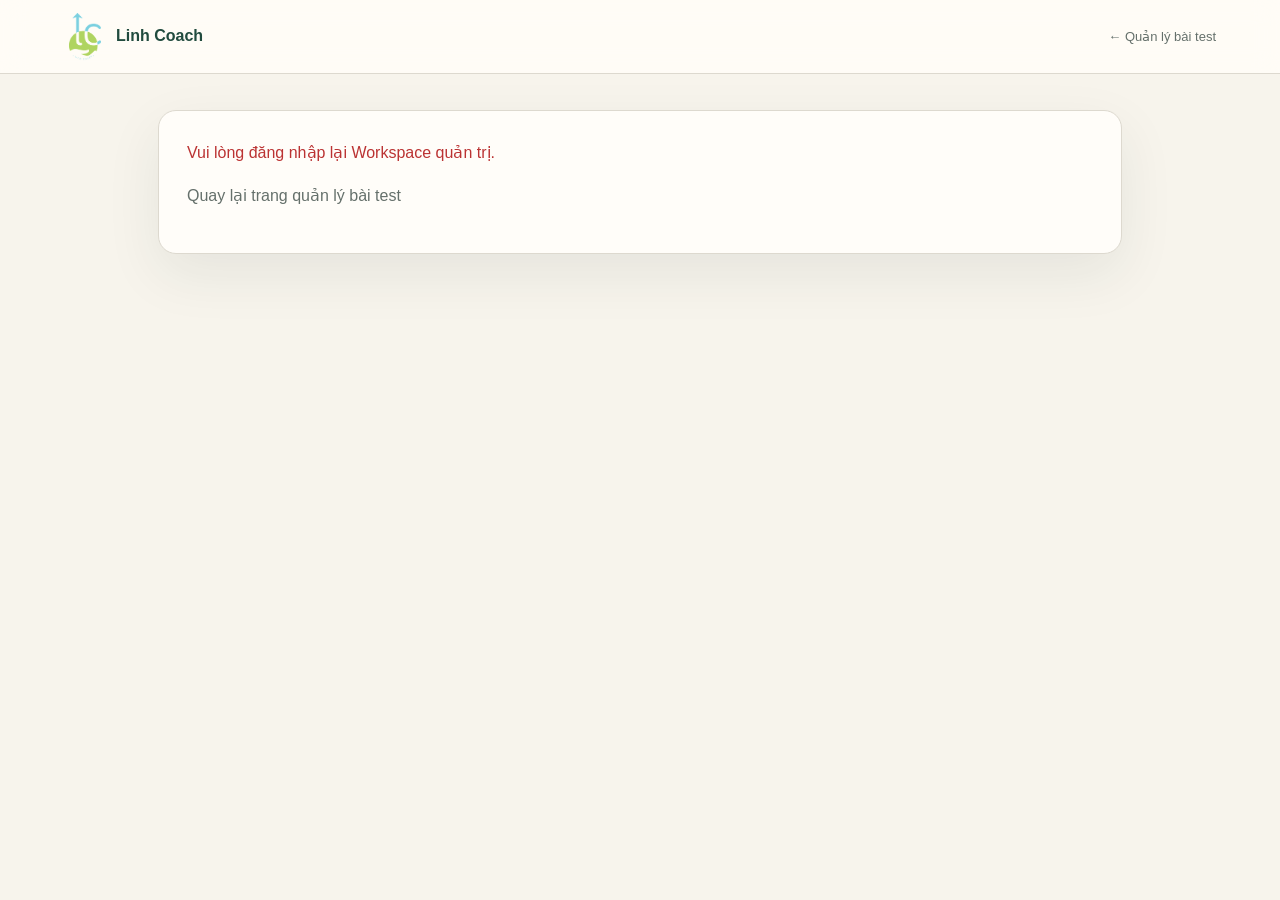
<file: admin-assessment-result.html>
<!doctype html>
<html lang="vi">
<head><meta charset="utf-8"><meta name="viewport" content="width=device-width,initial-scale=1"><meta name="robots" content="noindex,nofollow"><title>Kết quả bài test | Linh Coach</title><link rel="stylesheet" href="/assessment.css"><style>
body{background:#f7f4ec}.admin-result-wrap{max-width:1000px;margin:36px auto;padding:0 18px}.result-panel{background:#fffdf9;border:1px solid var(--line);border-radius:18px;padding:28px;box-shadow:var(--shadow)}.result-top{display:flex;justify-content:space-between;gap:16px;align-items:flex-start;flex-wrap:wrap}.result-top h1{margin:0}.result-meta{color:var(--muted);line-height:1.7}.result-cards{display:grid;gap:16px;margin-top:24px}.admin-axis{border:1px solid var(--line);border-radius:14px;padding:18px}.admin-axis h2{font-size:20px;margin:0 0 6px}.admin-axis p{line-height:1.7}.admin-score{font-size:24px;color:var(--teal-dark);font-weight:700}.admin-axis-grid{display:grid;grid-template-columns:1fr 1fr;gap:12px}.admin-axis-grid>div{background:#f7f4ec;padding:12px;border-radius:10px}.admin-error{color:#b33}@media(max-width:650px){.result-panel{padding:18px}.admin-axis-grid{grid-template-columns:1fr}}
</style></head>
<body class="assessment-shell"><header class="assessment-header"><a class="assessment-brand" href="/"><img src="/public/assets/logo-full.png" alt=""><span>Linh Coach</span></a><span class="assessment-header-note"><a href="/admin-assessment" style="color:inherit">← Quản lý bài test</a></span></header>
<main class="admin-result-wrap"><section class="result-panel"><div id="result-state" class="result-meta">Đang tải kết quả…</div><div id="result-content" hidden></div></section></main><script type="module" src="/admin-assessment-result.js"></script></body></html>
</file>
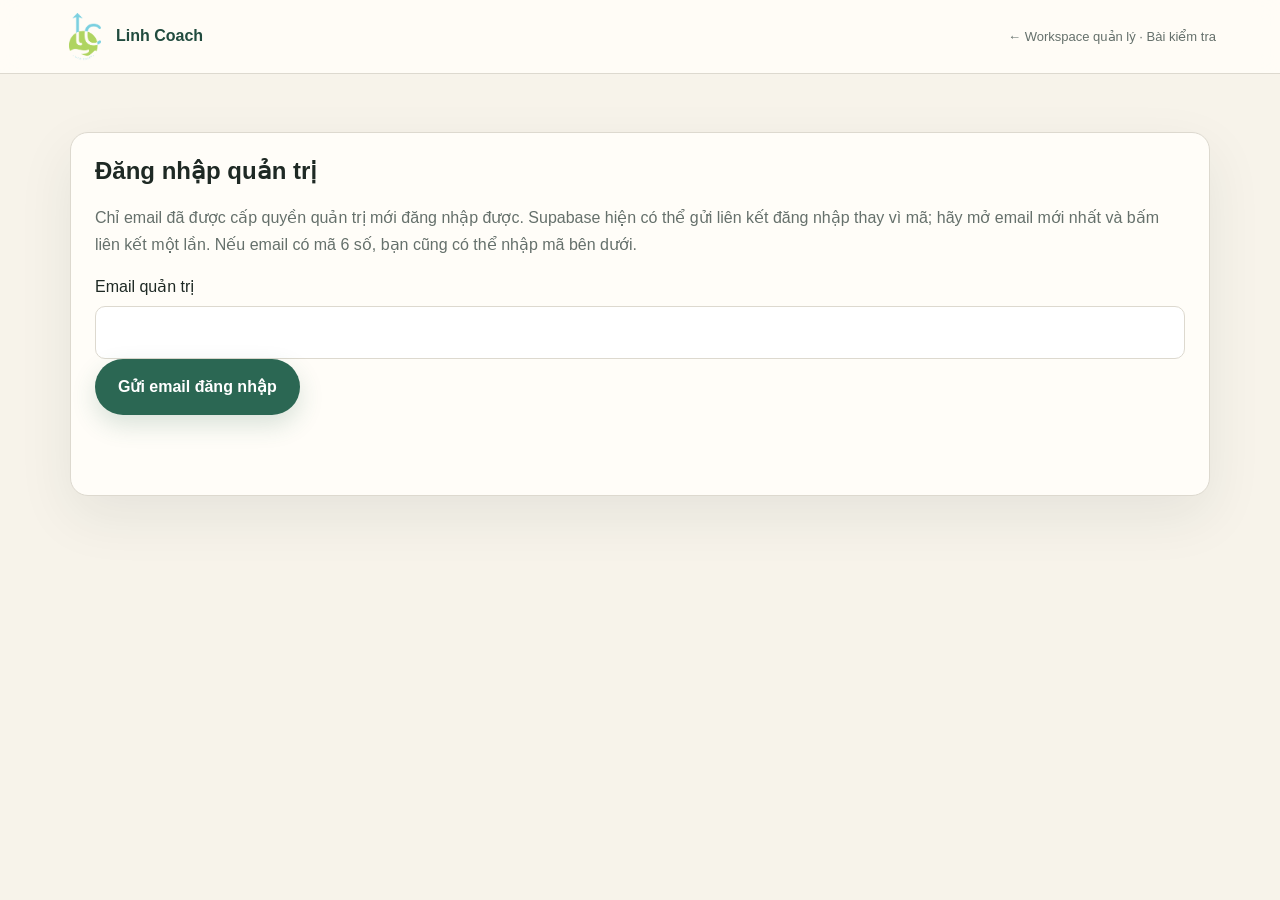
<file: admin-assessment.html>
<!doctype html>
<html lang="vi">
<head><meta charset="utf-8"><meta name="viewport" content="width=device-width,initial-scale=1"><meta name="robots" content="noindex,nofollow"><title>Quản lý bài kiểm chứng | Linh Coach</title><link rel="stylesheet" href="/assessment.css"><style>
.admin-wrap{max-width:1180px;margin:0 auto;padding:40px 20px}.admin-card{background:var(--card);border:1px solid var(--line);border-radius:18px;padding:24px;margin:18px 0;box-shadow:var(--shadow)}.admin-grid{display:grid;grid-template-columns:1fr 1fr;gap:14px}.admin-field{display:grid;gap:6px}.admin-field input,.admin-filter{padding:12px;border:1px solid var(--line);border-radius:10px;font:inherit;background:#fff}.admin-table-wrap{overflow-x:auto}.admin-table{width:100%;border-collapse:collapse;font-size:13px}.admin-table th,.admin-table td{text-align:left;padding:11px 9px;border-bottom:1px solid var(--line);vertical-align:top}.admin-table th{white-space:nowrap;color:var(--muted)}.admin-status{min-height:24px;color:var(--teal-dark)}.admin-error{color:#b33}.admin-muted{color:var(--muted)}.admin-metrics{display:grid;grid-template-columns:repeat(3,1fr);gap:12px;margin:20px 0}.admin-metric{padding:15px 17px;border:1px solid var(--line);border-radius:12px;background:#fff}.admin-metric strong{display:block;font-size:22px}.admin-toolbar{display:flex;justify-content:space-between;align-items:center;gap:14px;flex-wrap:wrap}.admin-filter{min-width:min(360px,100%)}.source-tag{display:inline-block;padding:4px 8px;border-radius:999px;background:var(--mint);color:var(--teal-dark);font-size:11px;font-weight:700}.answer-list{display:grid;gap:5px;min-width:300px;white-space:normal}.attempt-result{display:grid;gap:4px;min-width:200px}.admin-section-title{margin:28px 0 12px}.admin-empty{padding:18px;border-radius:12px;background:#f6f2e9;color:var(--muted)}details summary{cursor:pointer;color:var(--teal-dark);font-weight:700}@media(max-width:700px){.admin-grid{grid-template-columns:1fr}.admin-card{padding:18px}.admin-metrics{grid-template-columns:1fr}.admin-wrap{padding:22px 14px}}
</style></head>
<body class="assessment-shell"><header class="assessment-header"><a class="assessment-brand" href="/"><img src="/public/assets/logo-full.png" alt=""><span>Linh Coach</span></a><span class="assessment-header-note"><a href="/admin" style="color:inherit">← Workspace quản lý</a> · Bài kiểm tra</span></header>
<main class="admin-wrap"><section class="admin-card" id="login-card"><h1>Đăng nhập quản trị</h1><p class="admin-muted">Chỉ email đã được cấp quyền quản trị mới đăng nhập được. Supabase hiện có thể gửi liên kết đăng nhập thay vì mã; hãy mở email mới nhất và bấm liên kết một lần. Nếu email có mã 6 số, bạn cũng có thể nhập mã bên dưới.</p><form id="login-form"><div class="admin-field"><label for="admin-email">Email quản trị</label><input id="admin-email" type="email" required autocomplete="email"></div><p><button class="assessment-button" type="submit">Gửi email đăng nhập</button></p></form><form id="verify-form" hidden><div class="admin-field"><label for="admin-otp">Mã 6 số</label><input id="admin-otp" inputmode="numeric" pattern="[0-9]{6}" maxlength="6" required></div><p><button class="assessment-button" type="submit">Vào quản trị</button></p></form><p id="login-status" class="admin-status" role="status"></p></section>
<section class="admin-card" id="panel" hidden><h1>Quyền truy cập và kết quả</h1><p class="admin-muted">Cấp thủ công một lượt cho học sinh/người làm test. Quyền có hiệu lực 30 ngày; mỗi lượt chỉ cho phép hoàn thành một lần.</p>
<form id="grant-form"><div class="admin-grid"><div class="admin-field"><label for="grant-email">Email người làm test</label><input id="grant-email" type="email" required></div><div class="admin-field"><label for="grant-name">Tên học sinh/người làm test</label><input id="grant-name" maxlength="100" required></div><div class="admin-field" style="grid-column:1/-1"><label for="grant-notes">Ghi chú nội bộ (không bắt buộc)</label><input id="grant-notes" maxlength="500"></div></div><p><label><input id="show-previous" type="checkbox"> Cho phép xem kết quả lần trước trong lượt mới</label></p><button class="assessment-button" type="submit">Cấp lượt làm bài</button><p id="grant-status" class="admin-status" role="status"></p></form>
<div class="admin-metrics"><div class="admin-metric"><strong id="metric-grants">—</strong><span>Lượt đã cấp</span></div><div class="admin-metric"><strong id="metric-attempts">—</strong><span>Lượt đã hoàn thành</span></div><div class="admin-metric"><strong id="metric-manual">—</strong><span>Lượt Linh cấp thủ công</span></div></div>
<div class="admin-toolbar"><h2 class="admin-section-title">Danh sách quyền</h2><input class="admin-filter" id="admin-search" type="search" placeholder="Lọc theo email, tên, mã đăng ký"></div><div id="grant-list" class="admin-muted">Đang tải…</div>
<h2 class="admin-section-title">Người đã hoàn thành bài test</h2><p class="admin-muted">Mỗi người chỉ hiện một lần; nút bên dưới mở kết quả của lần làm gần nhất.</p><div id="completed-list" class="admin-muted">Đang tải…</div>
<h2 class="admin-section-title">Lịch sử bài làm</h2><p class="admin-muted">Mở “Chi tiết” để xem 5 trục kết quả và toàn bộ câu trả lời của từng lượt.</p><div id="attempt-list" class="admin-muted">Đang tải…</div></section></main>
<script src="/admin-assessment.js" type="module"></script></body></html>
</file>
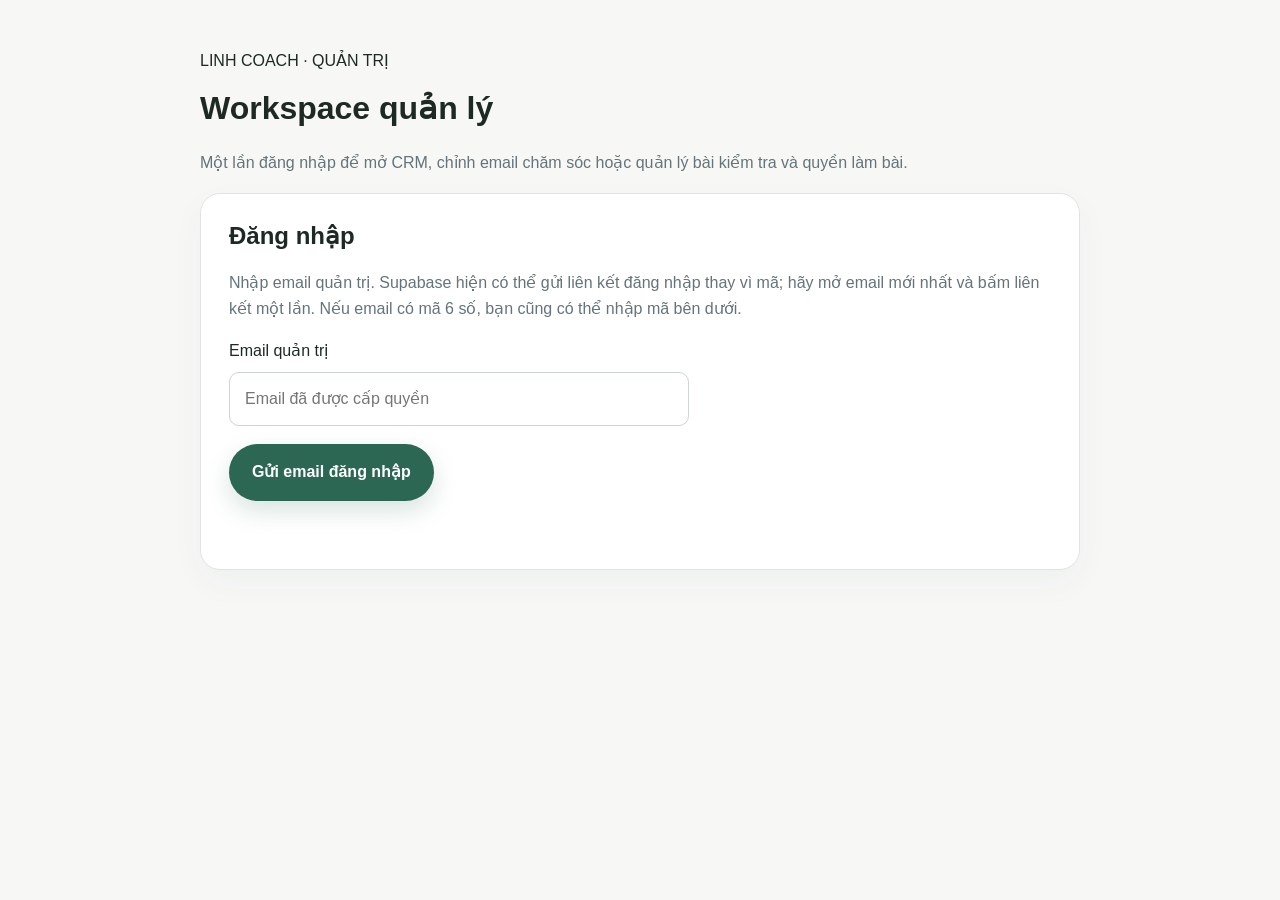
<file: admin.html>
<!doctype html>
<html lang="vi"><head><meta charset="utf-8"><meta name="viewport" content="width=device-width,initial-scale=1"><meta name="robots" content="noindex,nofollow"><title>Workspace quản trị | Linh Coach</title><link rel="stylesheet" href="/assessment.css"><style>
body{background:#f7f8f6}.hub{max-width:920px;margin:0 auto;padding:48px 20px}.card{background:#fff;border:1px solid #e1e5e2;border-radius:20px;padding:28px;margin:18px 0;box-shadow:0 12px 34px #1d39470a}.muted{color:#64747a;line-height:1.6}.field{display:grid;gap:8px;max-width:460px}.field input{font:inherit;padding:13px 15px;border:1px solid #cdd6d5;border-radius:10px}.actions{display:flex;gap:12px;flex-wrap:wrap;margin-top:18px}.tile{display:block;text-decoration:none;color:#183949;border:1px solid #dce4e3;border-radius:16px;padding:22px;min-width:240px;flex:1}.tile:hover{border-color:#448b83;box-shadow:0 8px 25px #1d394710}.tile strong{font-size:20px}.signed{display:flex;justify-content:space-between;align-items:center;gap:12px;flex-wrap:wrap}.error{color:#b33;min-height:24px}
</style></head><body class="assessment-shell"><main class="hub"><p class="eyebrow">LINH COACH · QUẢN TRỊ</p><h1>Workspace quản lý</h1><p class="muted">Một lần đăng nhập để mở CRM, chỉnh email chăm sóc hoặc quản lý bài kiểm tra và quyền làm bài.</p>
<section class="card" id="login-card"><h2>Đăng nhập</h2><p class="muted">Nhập email quản trị. Supabase hiện có thể gửi liên kết đăng nhập thay vì mã; hãy mở email mới nhất và bấm liên kết một lần. Nếu email có mã 6 số, bạn cũng có thể nhập mã bên dưới.</p><form id="email-form"><label class="field">Email quản trị<input id="email" type="email" autocomplete="email" required placeholder="Email đã được cấp quyền"></label><div class="actions"><button class="assessment-button">Gửi email đăng nhập</button></div></form><form id="otp-form" hidden><label class="field">Mã xác thực 6 số<input id="otp" inputmode="numeric" autocomplete="one-time-code" pattern="[0-9]{6}" maxlength="6" required></label><div class="actions"><button class="assessment-button">Vào Workspace</button><button id="change-email" type="button" class="assessment-button" style="background:#fff;color:#183949;border:1px solid #cdd6d5">Đổi email</button></div></form><p id="status" class="error" role="status"></p></section>
<section class="card" id="hub-card" hidden><div class="signed"><div><h2>Chào mừng</h2><p id="signed-email" class="muted"></p></div><button id="logout" class="assessment-button">Đăng xuất</button></div><div class="actions"><a class="tile" href="/admin/crm"><strong>CRM & email</strong><p class="muted">Pipeline, hồ sơ khách hàng, email nháp và chỉnh sửa nội dung các luồng chăm sóc.</p></a><a class="tile" href="/admin-assessment"><strong>Bài kiểm tra</strong><p class="muted">Cấp lượt thủ công, xem trạng thái và kết quả bài làm.</p></a></div><p class="muted">Phiên đăng nhập được lưu trên thiết bị này tối đa 30 ngày và tự gia hạn khi cần. Đăng xuất sẽ xóa phiên trên thiết bị.</p></section></main><script src="/workspace.js" type="module"></script></body></html>
</file>
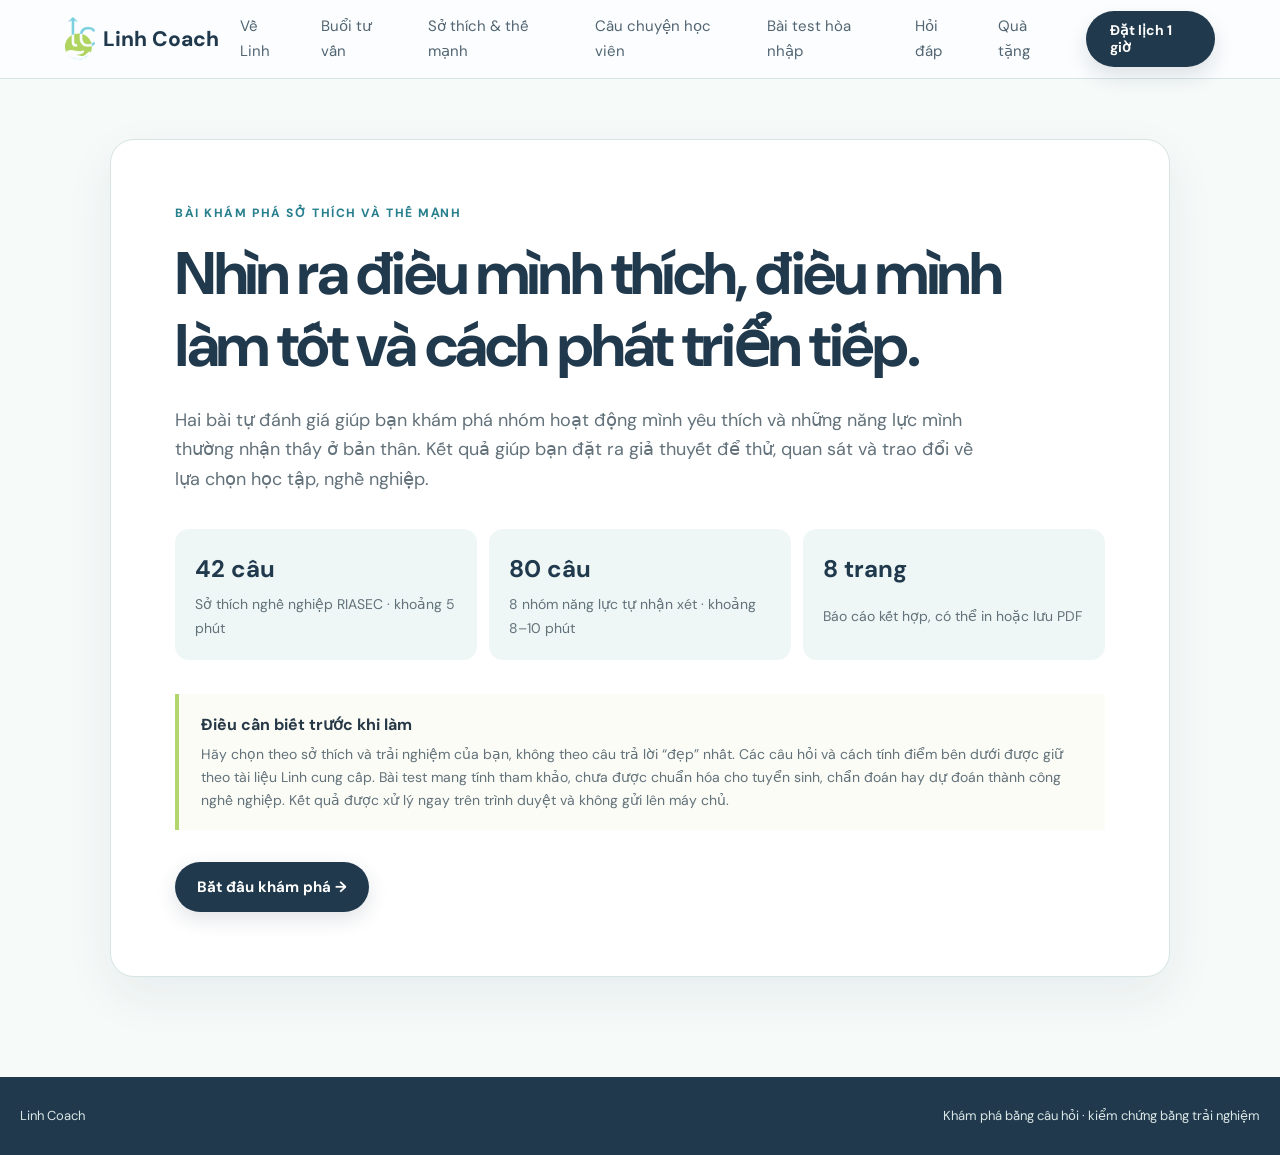
<file: interest-strengths.html>
<!doctype html>
<html lang="vi">
<head>
  <meta charset="utf-8">
  <meta name="viewport" content="width=device-width, initial-scale=1">
  <meta name="description" content="Khám phá sở thích nghề nghiệp và thế mạnh qua hai phần tự đánh giá, kèm báo cáo kết hợp 8 trang.">
  <title>Khám phá sở thích và thế mạnh | Linh Coach</title>
  <link rel="preconnect" href="https://fonts.googleapis.com">
  <link rel="preconnect" href="https://fonts.gstatic.com" crossorigin>
  <link href="https://fonts.googleapis.com/css2?family=DM+Sans:wght@400;500;600;700&display=swap" rel="stylesheet">
  <link rel="stylesheet" href="/reference.css">
  <link rel="stylesheet" href="/interest-strengths.css?v=20261126">
</head>
<body>
  <script>if (new URLSearchParams(location.search).get("embed") === "1") document.documentElement.classList.add("embed-mode");</script>
  <header class="site-header">
    <div class="wrap header-inner">
      <a class="brand" href="/" aria-label="Linh Coach — về trang chủ"><img src="/public/assets/logo-full.png" width="42" height="42" alt=""><span>Linh Coach</span></a>
      <nav id="main-navigation" aria-label="Điều hướng chính"><a href="/#ve-linh">Về Linh</a><a href="/#buoi-tu-van">Buổi tư vấn</a><a href="/interest-strengths" aria-current="page">Sở thích &amp; thế mạnh</a><a href="/#phan-hoi">Câu chuyện học viên</a><a href="/test">Bài test hòa nhập</a><a href="/#hoi-dap">Hỏi đáp</a><a href="/qua-tang">Quà tặng</a></nav>
      <a class="button button-small" href="/#dat-lich">Đặt lịch 1 giờ</a>
      <button class="menu-toggle" id="menu-toggle" type="button" aria-expanded="false" aria-controls="main-navigation">Menu</button>
    </div>
  </header>
  <main class="shell">
    <section class="intro" id="intro">
      <p class="eyebrow">BÀI KHÁM PHÁ SỞ THÍCH VÀ THẾ MẠNH</p>
      <h1>Nhìn ra điều mình thích, điều mình làm tốt và cách phát triển tiếp.</h1>
      <p class="lede">Hai bài tự đánh giá giúp bạn khám phá nhóm hoạt động mình yêu thích và những năng lực mình thường nhận thấy ở bản thân. Kết quả giúp bạn đặt ra giả thuyết để thử, quan sát và trao đổi về lựa chọn học tập, nghề nghiệp.</p>
      <div class="intro-grid"><article><strong>42 câu</strong><span>Sở thích nghề nghiệp RIASEC · khoảng 5 phút</span></article><article><strong>80 câu</strong><span>8 nhóm năng lực tự nhận xét · khoảng 8–10 phút</span></article><article><strong>8 trang</strong><span>Báo cáo kết hợp, có thể in hoặc lưu PDF</span></article></div>
      <div class="notice"><strong>Điều cần biết trước khi làm</strong><p>Hãy chọn theo sở thích và trải nghiệm của bạn, không theo câu trả lời “đẹp” nhất. Các câu hỏi và cách tính điểm bên dưới được giữ theo tài liệu Linh cung cấp. Bài test mang tính tham khảo, chưa được chuẩn hóa cho tuyển sinh, chẩn đoán hay dự đoán thành công nghề nghiệp. Kết quả được xử lý ngay trên trình duyệt và không gửi lên máy chủ.</p></div>
      <button class="primary" id="start" type="button">Bắt đầu khám phá <span aria-hidden="true">→</span></button>
    </section>

    <section class="quiz" id="quiz" hidden>
      <div class="quiz-head"><div><p class="eyebrow" id="part-label"></p><h2 id="question-title"></h2></div><span class="counter" id="counter"></span></div>
      <div class="progress"><span id="progress-fill"></span></div><p class="progress-copy" id="progress-copy"></p>
      <form id="question-form" novalidate><div id="question-list"></div>
        <p class="feedback" id="feedback" role="status" aria-live="polite"></p>
        <div class="quiz-actions"><button class="secondary" id="previous" type="button">← Câu trước</button><button class="primary" id="next" type="submit">Tiếp tục →</button></div>
      </form>
      <p class="privacy-note">Câu trả lời chỉ được giữ tạm trong thẻ trình duyệt này để tính kết quả. Tải hoặc in báo cáo nếu bạn muốn lưu lại.</p>
    </section>

    <section class="results" id="results" hidden>
      <section class="result-intro"><p class="eyebrow">BẢN ĐỒ CỦA BẠN</p><h1>Kết quả sở thích, thế mạnh và những điểm giao nhau.</h1><p>Trước hết, hãy xem kết quả riêng của từng bài. Sau đó, đọc phần kết hợp như những hướng khám phá cần được kiểm chứng trong đời sống thật.</p><div class="result-actions"><button class="primary" id="print-report" type="button">In / lưu báo cáo 8 trang</button><button class="secondary" id="retake" type="button">Làm lại bài test</button></div></section>
      <section class="score-summary"><article><p class="eyebrow">BÀI 1 · SỞ THÍCH RIASEC</p><h2>Những hoạt động bạn có xu hướng yêu thích</h2><div id="riasec-result" class="score-list"></div></article><article><p class="eyebrow">BÀI 2 · TỰ NHẬN XÉT THẾ MẠNH</p><h2>Những năng lực bạn thường nhận thấy</h2><div id="intelligence-result" class="score-list"></div></article></section>
      <section class="report" id="report"></section>
    </section>
  </main>
  <footer><span>Linh Coach</span><span>Khám phá bằng câu hỏi · kiểm chứng bằng trải nghiệm</span></footer>
  <script type="module" src="/interest-strengths.js?v=20261125"></script>
  <script>
    const toggle = document.getElementById('menu-toggle');
    const navigation = document.getElementById('main-navigation');
    if (toggle && navigation) {
      const closeNavigation = () => { toggle.setAttribute('aria-expanded', 'false'); navigation.classList.remove('is-open'); };
      toggle.addEventListener('click', () => {
        const open = toggle.getAttribute('aria-expanded') === 'true';
        toggle.setAttribute('aria-expanded', String(!open));
        navigation.classList.toggle('is-open', !open);
      });
      navigation.querySelectorAll('a').forEach(link => link.addEventListener('click', closeNavigation));
      document.addEventListener('keydown', event => { if (event.key === 'Escape') closeNavigation(); });
    }
  </script>
</body>
</html>
</file>
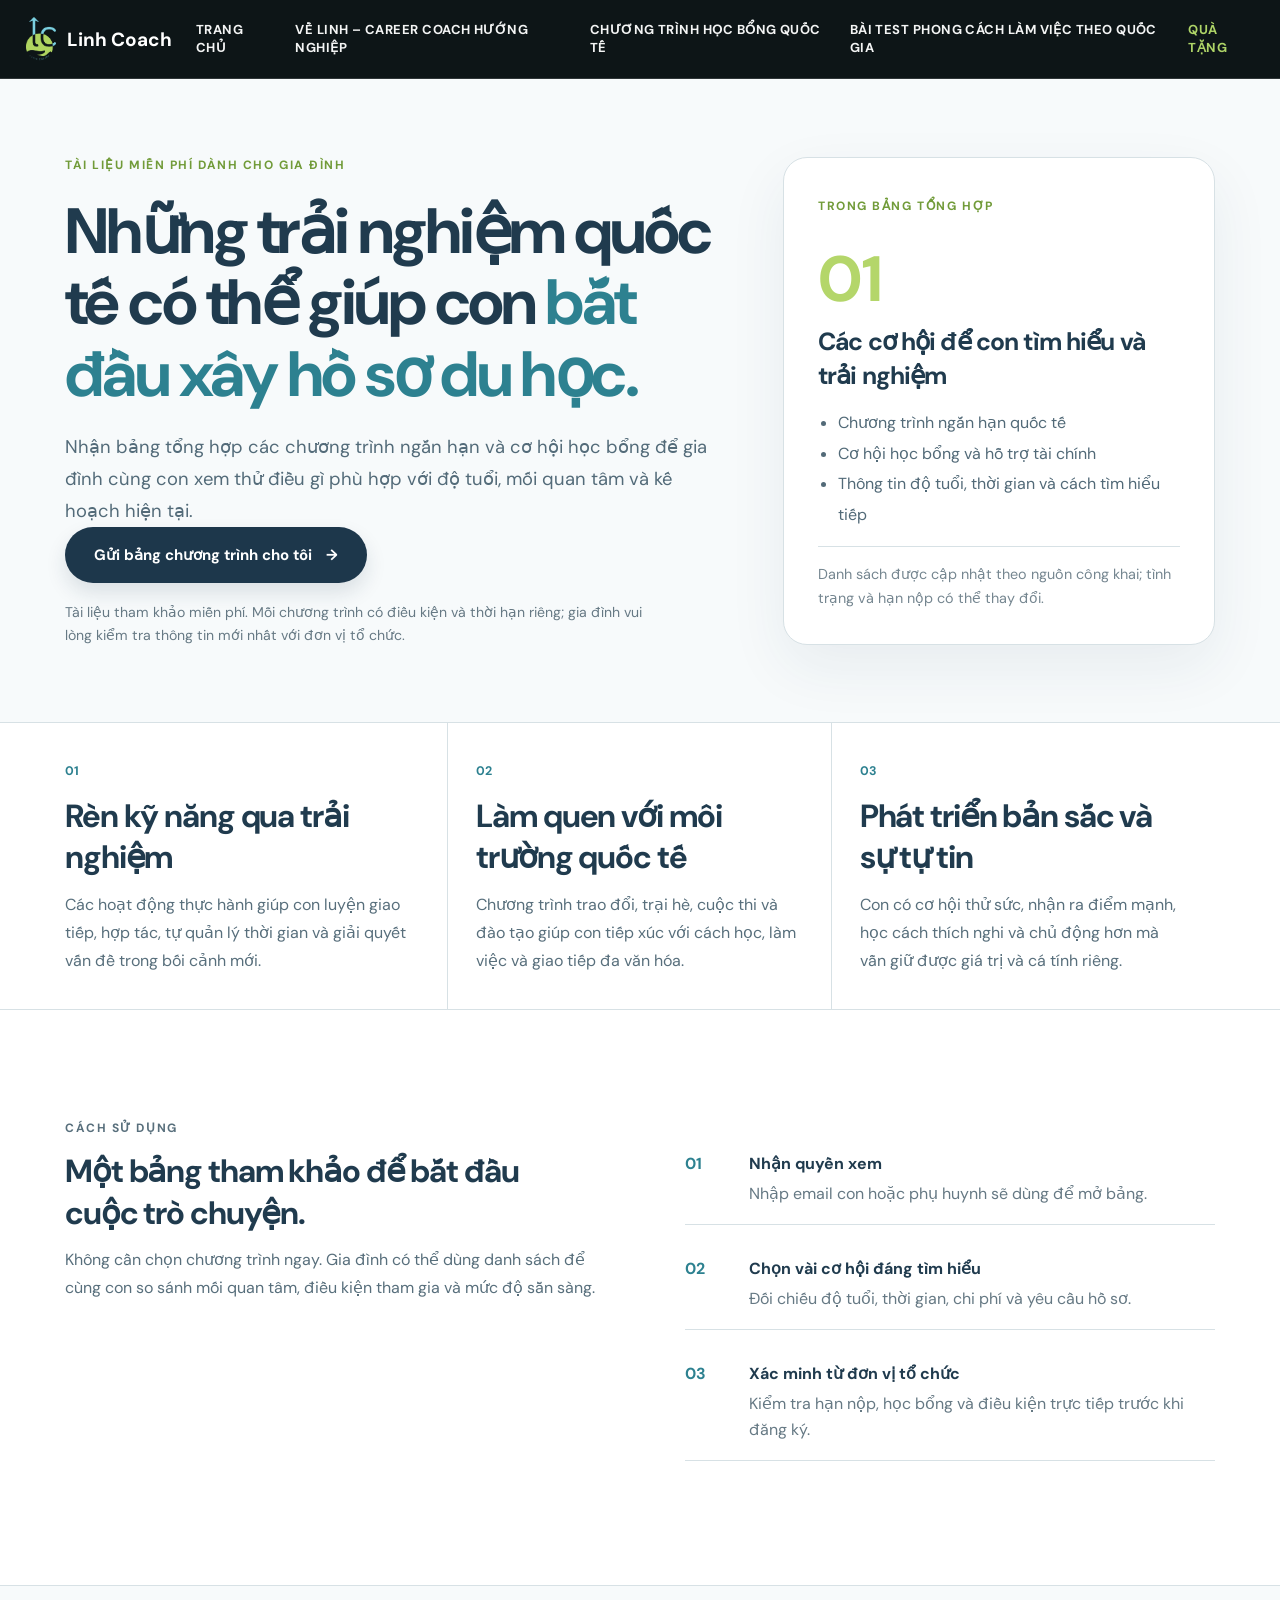
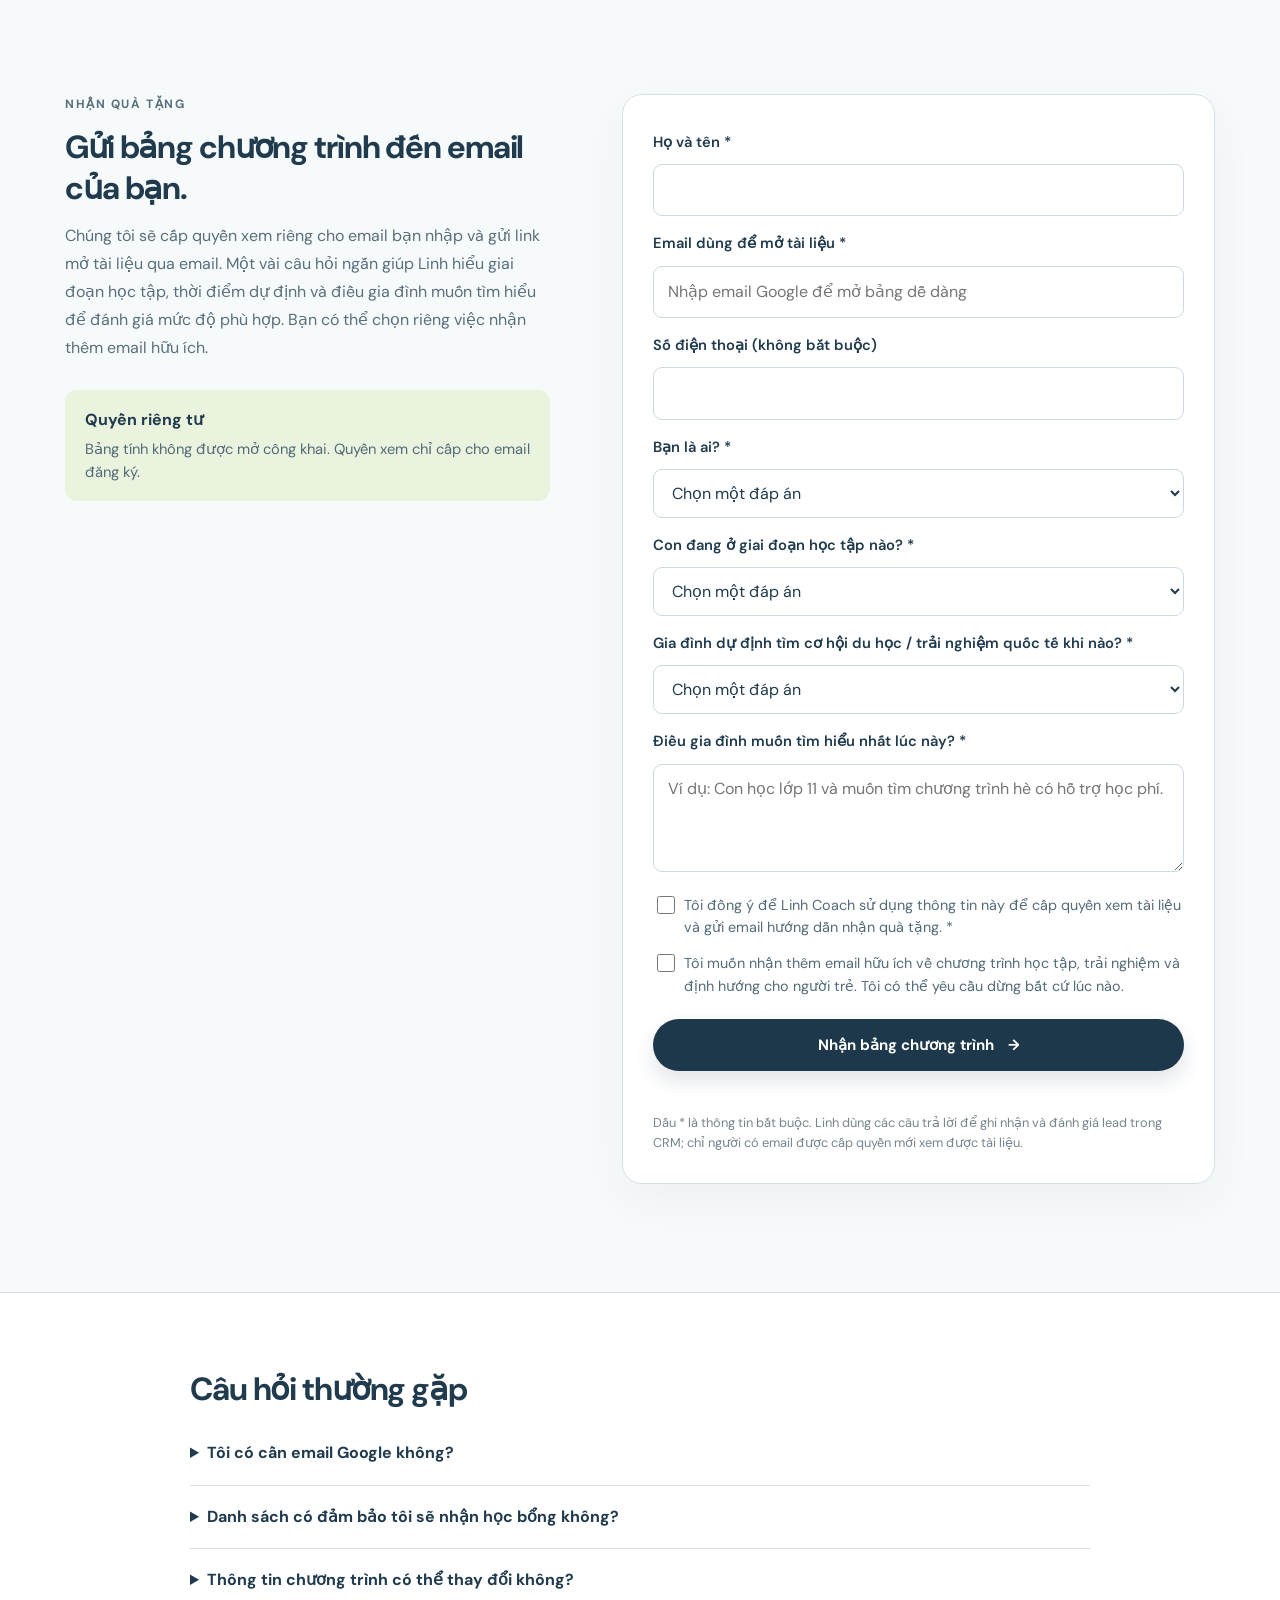
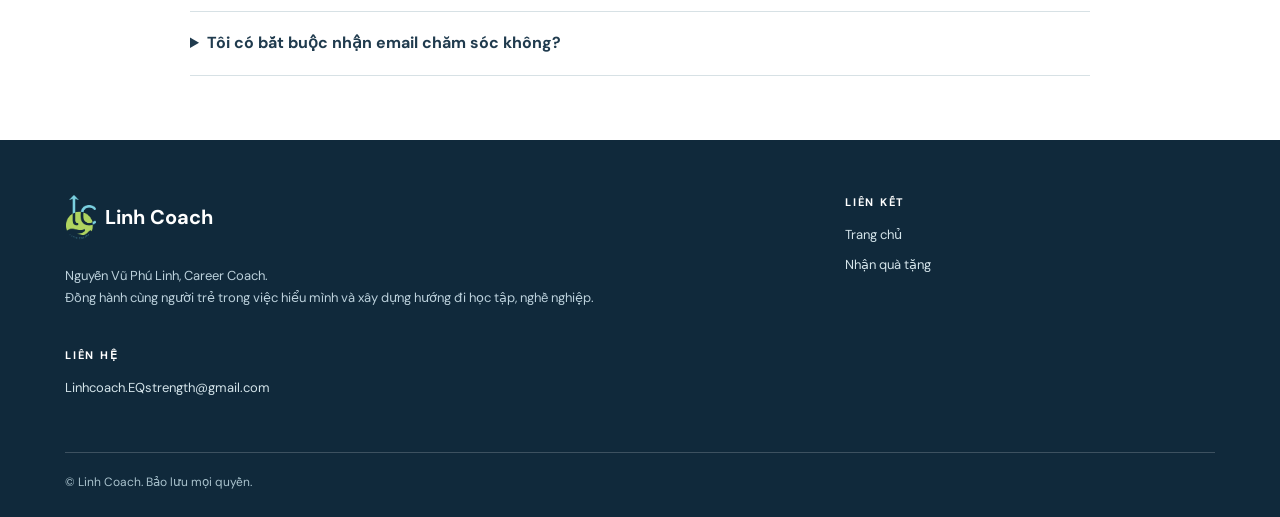
<file: qua-tang.html>
<!doctype html>
<html lang="vi">
<head>
<meta charset="utf-8"><meta name="viewport" content="width=device-width,initial-scale=1">
<meta name="description" content="Nhận bảng tổng hợp các chương trình quốc tế ngắn hạn có học bổng để cùng con khám phá trải nghiệm và chuẩn bị hồ sơ du học.">
<meta property="og:title" content="Quà tặng: Chương trình quốc tế ngắn hạn có học bổng | Linh Coach">
<meta property="og:description" content="Bảng tổng hợp chương trình ngắn hạn, cơ hội học bổng và trải nghiệm giúp học sinh xây hồ sơ du học từng bước.">
<meta property="og:url" content="https://duhocbenvung.linhcoach-eqstrength.com/qua-tang">
<title>Quà tặng học sinh: Chương trình quốc tế ngắn hạn có học bổng | Linh Coach</title>
<link rel="preconnect" href="https://fonts.googleapis.com"><link rel="preconnect" href="https://fonts.gstatic.com" crossorigin>
<link href="https://fonts.googleapis.com/css2?family=DM+Sans:wght@400;500;600;700&display=swap" rel="stylesheet">
<link rel="stylesheet" href="/reference.css"><link rel="stylesheet" href="/gift.css">
</head>
<body class="gift-page">
<header class="global-nav"><div class="global-nav-inner"><a class="brand" href="https://linhcoach-eqstrength.com/" aria-label="Linh Coach — Trang chủ"><img src="/public/assets/logo-full.png" width="42" height="42" alt=""><span>Linh Coach</span></a><button class="global-menu-toggle" type="button" aria-expanded="false" aria-controls="global-menu"><span aria-hidden="true">☰</span><span>Menu</span></button><nav id="global-menu" aria-label="Điều hướng chính"><a href="https://linhcoach-eqstrength.com/">Trang chủ</a><a href="https://linhcoach-eqstrength.com/cau-chuyen-cua-linh/">Về Linh – Career Coach hướng nghiệp</a><a href="https://linhcoach-eqstrength.com/chuong-trinh-hoc-bong-quoc-te/">Chương trình học bổng quốc tế</a><a href="https://linhcoach-eqstrength.com/bai-kiem-chung-huong-di/">Bài test phong cách làm việc theo quốc gia</a><a href="https://duhocbenvung.linhcoach-eqstrength.com/qua-tang" aria-current="page">Quà tặng</a></nav></div></header>
<main id="top">
<section class="gift-hero section"><div class="wrap gift-hero-grid"><div><p class="eyebrow">TÀI LIỆU MIỄN PHÍ DÀNH CHO GIA ĐÌNH</p><h1>Những trải nghiệm quốc tế có thể giúp con <em>bắt đầu xây hồ sơ du học.</em></h1><p class="gift-lead">Nhận bảng tổng hợp các chương trình ngắn hạn và cơ hội học bổng để gia đình cùng con xem thử điều gì phù hợp với độ tuổi, mối quan tâm và kế hoạch hiện tại.</p><a class="button" href="#nhan-qua">Gửi bảng chương trình cho tôi <span aria-hidden="true">→</span></a><p class="gift-note">Tài liệu tham khảo miễn phí. Mỗi chương trình có điều kiện và thời hạn riêng; gia đình vui lòng kiểm tra thông tin mới nhất với đơn vị tổ chức.</p></div><aside class="gift-card"><span class="gift-card-label">TRONG BẢNG TỔNG HỢP</span><div class="gift-number">01</div><h2>Các cơ hội để con tìm hiểu và trải nghiệm</h2><ul><li>Chương trình ngắn hạn quốc tế</li><li>Cơ hội học bổng và hỗ trợ tài chính</li><li>Thông tin độ tuổi, thời gian và cách tìm hiểu tiếp</li></ul><p>Danh sách được cập nhật theo nguồn công khai; tình trạng và hạn nộp có thể thay đổi.</p></aside></div></section>
<section class="gift-benefits"><div class="wrap gift-benefit-grid"><article><span>01</span><h2>Rèn kỹ năng qua trải nghiệm</h2><p>Các hoạt động thực hành giúp con luyện giao tiếp, hợp tác, tự quản lý thời gian và giải quyết vấn đề trong bối cảnh mới.</p></article><article><span>02</span><h2>Làm quen với môi trường quốc tế</h2><p>Chương trình trao đổi, trại hè, cuộc thi và đào tạo giúp con tiếp xúc với cách học, làm việc và giao tiếp đa văn hóa.</p></article><article><span>03</span><h2>Phát triển bản sắc và sự tự tin</h2><p>Con có cơ hội thử sức, nhận ra điểm mạnh, học cách thích nghi và chủ động hơn mà vẫn giữ được giá trị và cá tính riêng.</p></article></div></section>
<section class="section gift-how"><div class="wrap gift-how-grid"><div><p class="eyebrow">CÁCH SỬ DỤNG</p><h2>Một bảng tham khảo để bắt đầu cuộc trò chuyện.</h2><p>Không cần chọn chương trình ngay. Gia đình có thể dùng danh sách để cùng con so sánh mối quan tâm, điều kiện tham gia và mức độ sẵn sàng.</p></div><ol><li><b>Nhận quyền xem</b><span>Nhập email con hoặc phụ huynh sẽ dùng để mở bảng.</span></li><li><b>Chọn vài cơ hội đáng tìm hiểu</b><span>Đối chiếu độ tuổi, thời gian, chi phí và yêu cầu hồ sơ.</span></li><li><b>Xác minh từ đơn vị tổ chức</b><span>Kiểm tra hạn nộp, học bổng và điều kiện trực tiếp trước khi đăng ký.</span></li></ol></div></section>
<section class="section gift-form-section" id="nhan-qua"><div class="wrap gift-form-grid"><div><p class="eyebrow">NHẬN QUÀ TẶNG</p><h2>Gửi bảng chương trình đến email của bạn.</h2><p>Chúng tôi sẽ cấp quyền xem riêng cho email bạn nhập và gửi link mở tài liệu qua email. Một vài câu hỏi ngắn giúp Linh hiểu giai đoạn học tập, thời điểm dự định và điều gia đình muốn tìm hiểu để đánh giá mức độ phù hợp. Bạn có thể chọn riêng việc nhận thêm email hữu ích.</p><div class="privacy-callout"><b>Quyền riêng tư</b><span>Bảng tính không được mở công khai. Quyền xem chỉ cấp cho email đăng ký.</span></div></div>
<form id="gift-form" class="gift-form" novalidate>
<label for="gift-name">Họ và tên *</label><input id="gift-name" name="name" autocomplete="name" maxlength="120" required>
<label for="gift-email">Email dùng để mở tài liệu *</label><input id="gift-email" name="email" type="email" autocomplete="email" maxlength="180" required placeholder="Nhập email Google để mở bảng dễ dàng">
<label for="gift-phone">Số điện thoại (không bắt buộc)</label><input id="gift-phone" name="phone" type="tel" autocomplete="tel" maxlength="40">
<label for="gift-role">Bạn là ai? *</label><select id="gift-role" name="role" required><option value="">Chọn một đáp án</option><option value="parent">Phụ huynh</option><option value="student">Học sinh / sinh viên</option><option value="educator">Người hỗ trợ học sinh</option><option value="other">Khác</option></select>
<label for="gift-stage">Con đang ở giai đoạn học tập nào? *</label><select id="gift-stage" name="studentStage" required><option value="">Chọn một đáp án</option><option value="middle_school">THCS</option><option value="high_school">THPT</option><option value="university">Đại học</option><option value="abroad">Đang du học</option><option value="exploring">Đang tìm hiểu, chưa xác định</option></select>
<label for="gift-timeline">Gia đình dự định tìm cơ hội du học / trải nghiệm quốc tế khi nào? *</label><select id="gift-timeline" name="timeline" required><option value="">Chọn một đáp án</option><option value="within_6_months">Trong 6 tháng tới</option><option value="within_12_months">Trong 12 tháng tới</option><option value="one_to_two_years">Trong 1–2 năm tới</option><option value="exploring">Đang tìm hiểu, chưa có mốc cụ thể</option></select>
<label for="gift-need">Điều gia đình muốn tìm hiểu nhất lúc này? *</label><textarea id="gift-need" name="need" rows="3" minlength="12" maxlength="500" required placeholder="Ví dụ: Con học lớp 11 và muốn tìm chương trình hè có hỗ trợ học phí."></textarea>
<label class="consent-row"><input type="checkbox" name="deliveryConsent" required><span>Tôi đồng ý để Linh Coach sử dụng thông tin này để cấp quyền xem tài liệu và gửi email hướng dẫn nhận quà tặng. *</span></label>
<label class="consent-row optional"><input type="checkbox" name="marketingConsent"><span>Tôi muốn nhận thêm email hữu ích về chương trình học tập, trải nghiệm và định hướng cho người trẻ. Tôi có thể yêu cầu dừng bất cứ lúc nào.</span></label>
<div class="honeypot" aria-hidden="true"><label for="website">Website</label><input id="website" name="website" tabindex="-1" autocomplete="off"></div>
<button class="button" type="submit">Nhận bảng chương trình <span aria-hidden="true">→</span></button>
<p id="gift-status" class="gift-status" role="status" aria-live="polite"></p>
<p class="form-privacy">Dấu * là thông tin bắt buộc. Linh dùng các câu trả lời để ghi nhận và đánh giá lead trong CRM; chỉ người có email được cấp quyền mới xem được tài liệu.</p>
</form></div><div id="gift-success" class="gift-success wrap" hidden aria-live="polite"><div class="success-mark" aria-hidden="true">✓</div><p class="eyebrow">ĐÃ CẤP QUYỀN XEM</p><h2>Bảng chương trình đã được chia sẻ với email của bạn.</h2><p id="gift-success-email"></p><a id="gift-file-link" class="button" href="https://docs.google.com/spreadsheets/d/1BHEPGL6dJ8WY-knFEolGDMdYilW9iEKkdwRvQr9s8O0/edit" target="_blank" rel="noopener noreferrer">Mở bảng chương trình <span aria-hidden="true">↗</span></a><p class="gift-note">Nếu Google yêu cầu đăng nhập, hãy chọn đúng email bạn vừa đăng ký. Thư xác nhận cũng đang được gửi tới hộp thư của bạn.</p></div></section>
<section class="gift-faq"><div class="wrap"><h2>Câu hỏi thường gặp</h2><details><summary>Tôi có cần email Google không?</summary><p>Nên dùng email Google để mở bảng thuận tiện. Nếu dùng email khác, hãy làm theo hướng dẫn trong thư chia sẻ; Google có thể yêu cầu xác minh.</p></details><details><summary>Danh sách có đảm bảo tôi sẽ nhận học bổng không?</summary><p>Không. Đây là danh sách cơ hội tham khảo, không phải cam kết được nhận vào chương trình hay nhận học bổng. Điều kiện và kết quả do đơn vị tổ chức quyết định.</p></details><details><summary>Thông tin chương trình có thể thay đổi không?</summary><p>Có. Hạn nộp, độ tuổi, chi phí và hỗ trợ có thể được cập nhật bởi đơn vị tổ chức. Vui lòng kiểm tra trang chính thức trước khi nộp hồ sơ.</p></details><details><summary>Tôi có bắt buộc nhận email chăm sóc không?</summary><p>Không. Ô nhận email hữu ích là tùy chọn; việc nhận quà và email hướng dẫn cấp quyền không đồng nghĩa với đăng ký chuỗi email tiếp thị.</p></details></div></section>
</main>
<footer class="footer"><div class="wrap footer-grid"><div><a class="brand" href="/"><img src="/public/assets/logo-full.png" width="42" height="42" alt=""><span>Linh Coach</span></a><p>Nguyễn Vũ Phú Linh, Career Coach.<br>Đồng hành cùng người trẻ trong việc hiểu mình và xây dựng hướng đi học tập, nghề nghiệp.</p></div><div><h4>LIÊN KẾT</h4><a href="/">Trang chủ</a><a href="#nhan-qua">Nhận quà tặng</a></div><div><h4>LIÊN HỆ</h4><a href="mailto:Linhcoach.EQstrength@gmail.com">Linhcoach.EQstrength@gmail.com</a></div></div><div class="wrap copyright">© Linh Coach. Bảo lưu mọi quyền.</div></footer>
<script src="/gift.js" defer></script>
<script>document.querySelector('.global-menu-toggle')?.addEventListener('click',event=>{const button=event.currentTarget;const menu=document.getElementById('global-menu');const open=button.getAttribute('aria-expanded')==='true';button.setAttribute('aria-expanded',String(!open));menu.classList.toggle('is-open',!open)});</script>
</body></html>
</file>
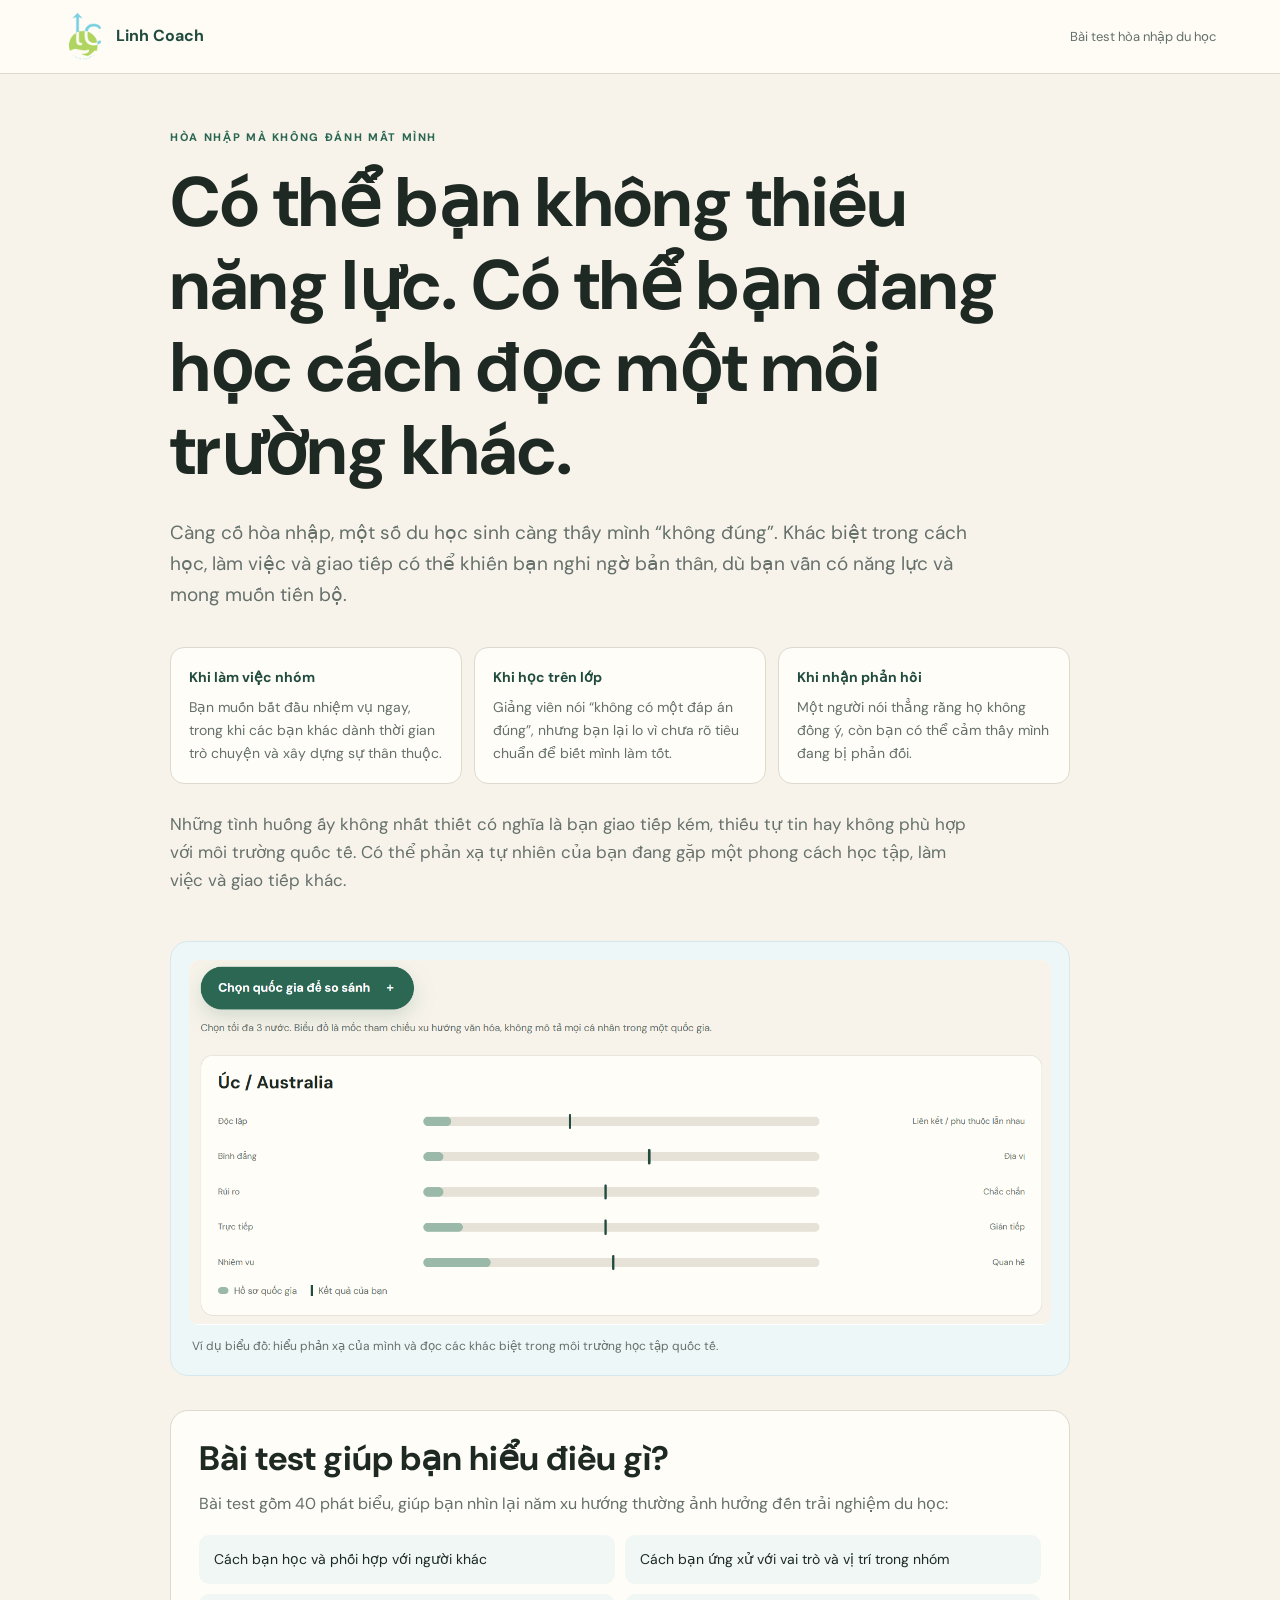
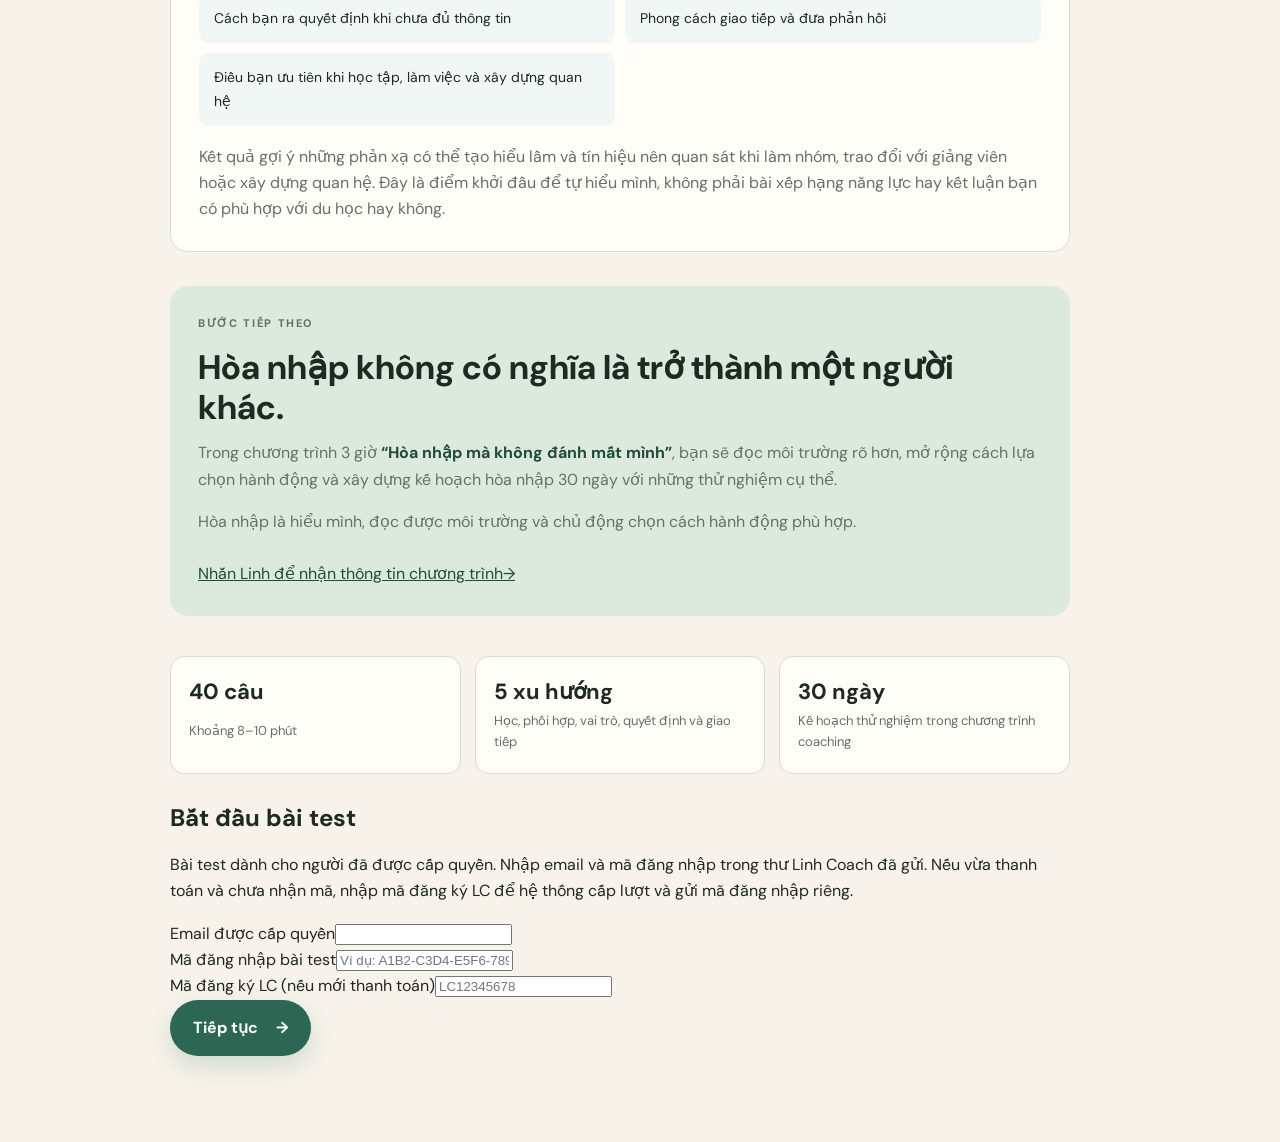
<file: test.html>
<!doctype html>
<html lang="vi">
<head>
  <meta charset="utf-8"><meta name="viewport" content="width=device-width, initial-scale=1">
  <meta name="robots" content="noindex,nofollow,noarchive"><meta name="description" content="Bài test giúp du học sinh hiểu phản xạ của mình và chuẩn bị hòa nhập mà không đánh mất bản thân.">
  <title>Bài test hòa nhập du học | Linh Coach</title>
  <link rel="preconnect" href="https://fonts.googleapis.com"><link rel="preconnect" href="https://fonts.gstatic.com" crossorigin>
  <link href="https://fonts.googleapis.com/css2?family=DM+Sans:wght@400;500;600;700&family=Libre+Baskerville:wght@400;700&display=swap" rel="stylesheet"><link rel="stylesheet" href="/assessment.css">
  <style>
    .assessment-intro{max-width:900px;padding:54px 0 70px}.assessment-intro h1{max-width:850px}.assessment-lead{max-width:820px}
    .assessment-story{display:grid;gap:22px;margin:32px 0 30px}.assessment-story>p{max-width:800px;color:var(--muted);font-size:17px}
    .assessment-scenarios{display:grid;grid-template-columns:repeat(3,minmax(0,1fr));gap:12px;margin:4px 0}
    .assessment-scenario{padding:18px;background:var(--card);border:1px solid var(--line);border-radius:14px;color:var(--muted);font-size:14px}
    .assessment-scenario strong{display:block;margin-bottom:7px;color:var(--teal-dark);font-size:14px}
    .assessment-preview{margin:30px 0;padding:18px;background:#eef7f8;border:1px solid #d7e7eb;border-radius:18px}
    .assessment-preview img{display:block;width:100%;height:auto;border-radius:10px;background:#fff}
    .assessment-preview figcaption{padding:12px 3px 0;color:var(--muted);font-size:12px}
    .assessment-benefits{margin:34px 0;padding:28px;background:var(--card);border:1px solid var(--line);border-radius:18px}
    .assessment-benefits h2,.assessment-program h2{font-size:clamp(25px,3vw,34px);margin-bottom:12px}
    .assessment-benefits>p,.assessment-program p{color:var(--muted)}
    .assessment-benefit-list{display:grid;grid-template-columns:repeat(2,minmax(0,1fr));gap:10px;margin:18px 0 0;padding:0;list-style:none}
    .assessment-benefit-list li{padding:13px 15px;background:#f0f7f5;border-radius:10px;font-size:14px}
    .assessment-program{margin:28px 0 40px;padding:28px;background:var(--mint);border-radius:18px}
    .assessment-program p:last-child{margin-bottom:0}
    .assessment-program strong{color:var(--teal-dark)}
    .assessment-notes{margin:30px 0}.assessment-login{scroll-margin-top:90px}
    .menu-contact{display:inline-flex;margin-top:10px;text-decoration:underline;color:var(--teal-dark)}
    @media(max-width:700px){.assessment-intro{padding:36px 0 52px}.assessment-scenarios,.assessment-benefit-list{grid-template-columns:1fr}.assessment-benefits,.assessment-program{padding:20px}.assessment-preview{padding:10px}}
  </style>
</head>
<body class="assessment-shell"><header class="assessment-header"><a class="assessment-brand" href="/"><img src="/public/assets/logo-full.png" alt=""><span>Linh Coach</span></a><span class="assessment-header-note">Bài test hòa nhập du học</span></header>
<main class="assessment-main">
  <section class="assessment-intro" id="intro-view">
    <p class="assessment-eyebrow">HÒA NHẬP MÀ KHÔNG ĐÁNH MẤT MÌNH</p>
    <h1>Có thể bạn không thiếu năng lực. Có thể bạn đang học cách đọc một môi trường khác.</h1>
    <p class="assessment-lead">Càng cố hòa nhập, một số du học sinh càng thấy mình “không đúng”. Khác biệt trong cách học, làm việc và giao tiếp có thể khiến bạn nghi ngờ bản thân, dù bạn vẫn có năng lực và mong muốn tiến bộ.</p>
    <div class="assessment-story">
      <div class="assessment-scenarios">
        <article class="assessment-scenario"><strong>Khi làm việc nhóm</strong>Bạn muốn bắt đầu nhiệm vụ ngay, trong khi các bạn khác dành thời gian trò chuyện và xây dựng sự thân thuộc.</article>
        <article class="assessment-scenario"><strong>Khi học trên lớp</strong>Giảng viên nói “không có một đáp án đúng”, nhưng bạn lại lo vì chưa rõ tiêu chuẩn để biết mình làm tốt.</article>
        <article class="assessment-scenario"><strong>Khi nhận phản hồi</strong>Một người nói thẳng rằng họ không đồng ý, còn bạn có thể cảm thấy mình đang bị phản đối.</article>
      </div>
      <p>Những tình huống ấy không nhất thiết có nghĩa là bạn giao tiếp kém, thiếu tự tin hay không phù hợp với môi trường quốc tế. Có thể phản xạ tự nhiên của bạn đang gặp một phong cách học tập, làm việc và giao tiếp khác.</p>
    </div>
    <figure class="assessment-preview">
      <img src="/public/assets/assessment-profile-comparison.svg" width="1552" height="657" loading="lazy" decoding="async" alt="Minh họa biểu đồ đối chiếu xu hướng cá nhân với hồ sơ tham chiếu của quốc gia trên năm trục">
      <figcaption>Ví dụ biểu đồ: hiểu phản xạ của mình và đọc các khác biệt trong môi trường học tập quốc tế.</figcaption>
    </figure>
    <section class="assessment-benefits" aria-labelledby="assessment-benefits-title">
      <h2 id="assessment-benefits-title">Bài test giúp bạn hiểu điều gì?</h2>
      <p>Bài test gồm 40 phát biểu, giúp bạn nhìn lại năm xu hướng thường ảnh hưởng đến trải nghiệm du học:</p>
      <ul class="assessment-benefit-list">
        <li>Cách bạn học và phối hợp với người khác</li><li>Cách bạn ứng xử với vai trò và vị trí trong nhóm</li>
        <li>Cách bạn ra quyết định khi chưa đủ thông tin</li><li>Phong cách giao tiếp và đưa phản hồi</li>
        <li>Điều bạn ưu tiên khi học tập, làm việc và xây dựng quan hệ</li>
      </ul>
      <p style="margin:18px 0 0">Kết quả gợi ý những phản xạ có thể tạo hiểu lầm và tín hiệu nên quan sát khi làm nhóm, trao đổi với giảng viên hoặc xây dựng quan hệ. Đây là điểm khởi đầu để tự hiểu mình, không phải bài xếp hạng năng lực hay kết luận bạn có phù hợp với du học hay không.</p>
    </section>
    <section class="assessment-program">
      <p class="assessment-eyebrow">BƯỚC TIẾP THEO</p>
      <h2>Hòa nhập không có nghĩa là trở thành một người khác.</h2>
      <p>Trong chương trình 3 giờ <strong>“Hòa nhập mà không đánh mất mình”</strong>, bạn sẽ đọc môi trường rõ hơn, mở rộng cách lựa chọn hành động và xây dựng kế hoạch hòa nhập 30 ngày với những thử nghiệm cụ thể.</p>
      <p>Hòa nhập là hiểu mình, đọc được môi trường và chủ động chọn cách hành động phù hợp.</p>
      <a class="menu-contact" href="mailto:Linhcoach.EQstrength@gmail.com?subject=Ch%C6%B0%C6%A1ng%20tr%C3%ACnh%20H%C3%B2a%20nh%E1%BA%ADp%20m%C3%A0%20kh%C3%B4ng%20%C4%91%C3%A1nh%20m%E1%BA%A5t%20m%C3%ACnh">Nhắn Linh để nhận thông tin chương trình <span aria-hidden="true">→</span></a>
    </section>
    <div class="assessment-notes"><div><strong>40 câu</strong><span>Khoảng 8–10 phút</span></div><div><strong>5 xu hướng</strong><span>Học, phối hợp, vai trò, quyết định và giao tiếp</span></div><div><strong>30 ngày</strong><span>Kế hoạch thử nghiệm trong chương trình coaching</span></div></div>
    <div class="access-card assessment-login" id="access-card">
      <div id="email-step"><h2>Bắt đầu bài test</h2><p>Bài test dành cho người đã được cấp quyền. Nhập email và mã đăng nhập trong thư Linh Coach đã gửi. Nếu vừa thanh toán và chưa nhận mã, nhập mã đăng ký LC để hệ thống cấp lượt và gửi mã đăng nhập riêng.</p>
        <form id="email-form" novalidate><div class="code-row"><div><label for="email">Email được cấp quyền</label><input id="email" type="email" autocomplete="email" required></div><div><label for="access-code">Mã đăng nhập bài test</label><input id="access-code" type="text" placeholder="Ví dụ: A1B2-C3D4-E5F6-7890" maxlength="19" autocapitalize="characters" autocomplete="off"></div><div><label for="order-code">Mã đăng ký LC (nếu mới thanh toán)</label><input id="order-code" type="text" placeholder="LC12345678" maxlength="10" autocapitalize="characters"></div></div><button class="assessment-button" type="submit">Tiếp tục <span aria-hidden="true">→</span></button></form>
      </div>
      <div id="otp-step" hidden><h2>Nhập mã trong email</h2><p>Chúng tôi đã gửi mã 6 số đến <strong id="email-label"></strong>.</p><form id="otp-form" novalidate><label for="otp">Mã xác thực</label><input class="otp" id="otp" type="text" inputmode="numeric" pattern="[0-9]{6}" maxlength="6" autocomplete="one-time-code" required><button class="assessment-button" type="submit">Xác nhận và kiểm tra quyền <span aria-hidden="true">→</span></button></form></div>
      <p class="access-help" id="access-status" role="status" aria-live="polite"></p>
    </div>
    <button class="access-logout" id="logout-button" type="button" hidden>Đăng xuất</button>
  </section>
  <section class="profile-view" id="profile-view" hidden>
    <p class="assessment-eyebrow">CHỌN NHÓM PHÙ HỢP</p><h2>Bài test dành cho ai?</h2>
    <p class="profile-intro">Chọn nhóm phù hợp để Linh đọc kết quả theo đúng bối cảnh học tập hoặc công việc.</p>
    <form id="profile-form"><div class="profile-options">
      <label class="profile-option"><input type="radio" name="profileType" value="student" required><span><strong>Học sinh / sinh viên</strong><small>Đang học phổ thông, cao đẳng hoặc đại học.</small></span></label>
      <label class="profile-option"><input type="radio" name="profileType" value="professional" required><span><strong>Người đi làm</strong><small>Đang đi làm hoặc chuẩn bị chuyển hướng nghề nghiệp.</small></span></label>
    </div><button class="assessment-button" type="submit">Bắt đầu bài test <span aria-hidden="true">→</span></button></form>
  </section>
  <section class="quiz-view" id="quiz-view" hidden><div class="quiz-topline"><span id="progress-label">Câu 1 / 40</span><span id="progress-percent">0%</span></div><div class="progress-track"><span id="progress-bar"></span></div><div class="quiz-heading"><p class="assessment-eyebrow">CHỌN MỨC ĐỘ PHÙ HỢP NHẤT</p><h2>Không cần suy nghĩ quá lâu.</h2><p>Hãy trả lời theo cách bạn thường hành động, không phải theo cách bạn nghĩ người khác mong đợi.</p></div><form id="quiz-form" novalidate><div id="question-list"></div><div class="quiz-actions"><button class="assessment-button" id="next-button" type="submit">Câu tiếp theo <span aria-hidden="true">→</span></button><p class="assessment-small" id="quiz-status" role="status" aria-live="polite"></p></div></form></section>
</main><script src="/assessment.js" type="module"></script></body></html>
</file>
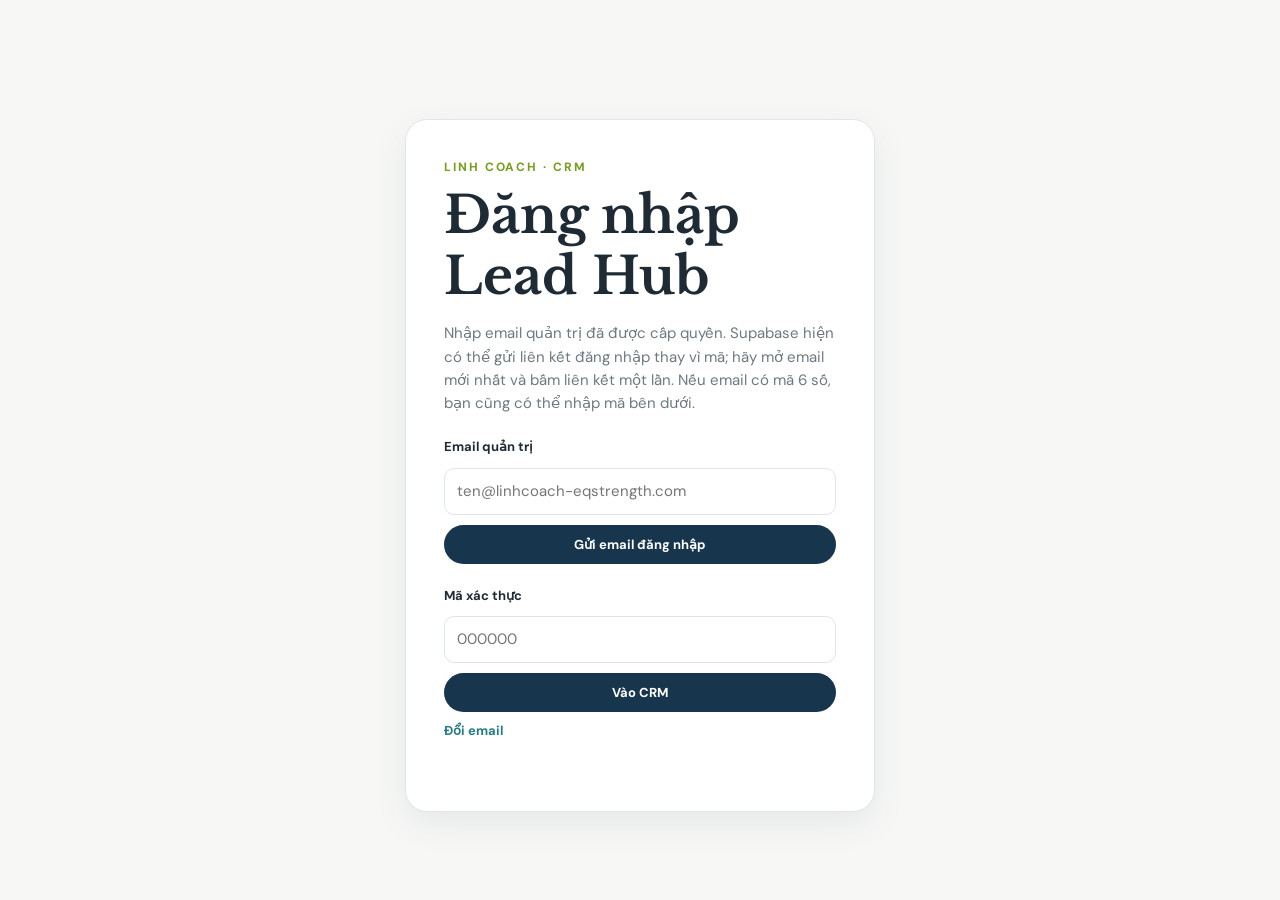
<file: admin/crm.html>
<!doctype html>
<html lang="vi">
<head>
  <meta charset="utf-8">
  <meta name="viewport" content="width=device-width, initial-scale=1">
  <meta name="robots" content="noindex,nofollow,noarchive">
  <title>CRM | Linh Coach</title>
  <link rel="preconnect" href="https://fonts.googleapis.com">
  <link rel="preconnect" href="https://fonts.gstatic.com" crossorigin>
  <link href="https://fonts.googleapis.com/css2?family=DM+Sans:wght@400;500;600;700&family=Libre+Baskerville:wght@400;700&display=swap" rel="stylesheet">
  <link rel="stylesheet" href="/crm.css">
</head>
<body>
  <main class="crm-shell">
    <section class="auth-card" id="auth-view">
      <p class="eyebrow">LINH COACH · CRM</p>
      <h1>Đăng nhập Lead Hub</h1>
      <p class="muted">Nhập email quản trị đã được cấp quyền. Supabase hiện có thể gửi liên kết đăng nhập thay vì mã; hãy mở email mới nhất và bấm liên kết một lần. Nếu email có mã 6 số, bạn cũng có thể nhập mã bên dưới.</p>
      <form id="email-form">
        <label for="admin-email">Email quản trị</label>
        <input id="admin-email" type="email" autocomplete="email" required placeholder="ten@linhcoach-eqstrength.com">
        <button class="primary-button" type="submit">Gửi email đăng nhập</button>
      </form>
      <form id="otp-form" hidden>
        <label for="admin-otp">Mã xác thực</label>
        <input id="admin-otp" inputmode="numeric" autocomplete="one-time-code" pattern="[0-9]{6}" maxlength="6" required placeholder="000000">
        <button class="primary-button" type="submit">Vào CRM</button>
        <button class="text-button" id="change-email" type="button">Đổi email</button>
      </form>
      <p class="status-message" id="auth-status" role="status" aria-live="polite"></p>
    </section>

    <section class="app-view" id="app-view" hidden>
      <header class="crm-header">
        <div><p class="eyebrow">LINH COACH · LEAD HUB</p><h1>Pipeline khách hàng</h1><p class="muted">Theo dõi lead từ form đến lịch hẹn và giao dịch.</p></div>
        <div class="header-actions"><span class="signed-in" id="signed-in"></span><button class="secondary-button" id="logout-button" type="button">Đăng xuất</button></div>
      </header>
      <nav class="view-tabs" aria-label="Khu vực CRM">
        <button class="view-tab is-active" data-view="pipeline-view" type="button">Pipeline</button>
        <button class="view-tab" data-view="customers-view" type="button">Khách hàng</button>
        <button class="view-tab" data-view="email-drafts-view" type="button">Email nháp</button>
      </nav>
      <section class="crm-view" id="pipeline-view">
      <section class="toolbar" aria-label="Bộ lọc lead">
        <label>Nguồn<select id="source-filter"><option value="">Tất cả nguồn</option></select></label>
        <label>Trạng thái<select id="status-filter"><option value="">Tất cả trạng thái</option></select></label>
        <label>Score từ<input id="score-filter" type="number" min="0" max="100" placeholder="0"></label>
        <button class="primary-button" id="add-lead-button" type="button">+ Thêm lead</button>
        <button class="secondary-button" id="refresh-button" type="button">Làm mới</button>
      </section>
      <p class="status-message" id="app-status" role="status" aria-live="polite"></p>
      <section class="pipeline" id="pipeline" aria-label="Pipeline lead"></section>
      </section>
      <section class="crm-view" id="customers-view" hidden>
        <section class="toolbar customer-toolbar" aria-label="Tìm kiếm và lọc khách hàng">
          <label class="search-field">Tìm kiếm khách hàng<input id="customer-search" type="search" placeholder="Tên, email hoặc số điện thoại"></label>
          <label>Nguồn<select id="customer-source-filter"><option value="">Tất cả nguồn</option></select></label>
          <label>Trạng thái<select id="customer-status-filter"><option value="">Tất cả trạng thái</option></select></label>
          <label>Score từ<input id="customer-score-filter" type="number" min="0" max="100" placeholder="0"></label>
          <button class="secondary-button" id="customer-refresh-button" type="button">Làm mới</button>
        </section>
        <div class="customer-layout">
          <section class="customer-list-panel" aria-label="Danh sách khách hàng">
            <div class="panel-heading"><h2>Khách hàng</h2><span class="muted" id="customer-count"></span></div>
            <div class="customer-list" id="customer-list"></div>
          </section>
          <aside class="customer-profile" id="customer-profile" aria-label="Hồ sơ khách hàng" hidden>
            <div class="profile-header"><div><p class="eyebrow">HỒ SƠ KHÁCH HÀNG</p><h2 id="profile-name">—</h2><p class="muted" id="profile-contact">—</p></div><button class="text-button" id="close-profile" type="button">Đóng</button></div>
            <p class="status-message" id="profile-status" role="status" aria-live="polite"></p>
            <form id="profile-form" class="profile-form">
              <div class="profile-grid">
                <label>Tên<input name="name" required maxlength="120"></label>
                <label>Email<input name="email" type="email" maxlength="160"></label>
                <label>Điện thoại<input name="phone" maxlength="40"></label>
                <label>Nguồn<input name="source" maxlength="120"></label>
                <label>Trạng thái<select name="status"></select></label>
                <label>Ngày follow-up<input name="nextFollowUpAt" type="date"></label>
                <label class="full-width">Nhu cầu<textarea name="need" rows="3" maxlength="500"></textarea></label>
                <label class="full-width">Việc tiếp theo<textarea name="nextAction" rows="2" maxlength="500"></textarea></label>
                <label class="full-width">Ghi chú nội bộ<textarea name="internalNote" rows="3" maxlength="1000" placeholder="Ghi chú chỉ dành cho quản trị viên"></textarea></label>
                <label class="full-width consent-field"><input name="emailConsent" type="checkbox"><span><strong>Đồng ý nhận email nuôi dưỡng</strong><small>Chỉ bật khi khách đã đồng ý nhận liên hệ qua email.</small></span></label>
              </div>
              <div class="profile-score" id="profile-score">Score: —</div>
              <div class="profile-actions"><button class="secondary-button" id="mark-done-button" type="button">Đánh dấu việc đã làm</button><button class="primary-button" type="submit">Lưu thay đổi</button></div>
            </form>
            <section class="profile-section nurture-section"><div class="section-heading"><div><h3>Email nuôi dưỡng</h3><p class="muted">Chỉ tạo bản nháp trong outbox; chưa có nhà cung cấp email nên hệ thống không tự gửi.</p></div><span class="nurture-badge" id="nurture-status">Chưa bắt đầu</span></div><p id="nurture-summary" class="nurture-summary"></p><div class="nurture-controls"><label>Email xem trước<select id="nurture-preview-select"></select></label><button class="secondary-button" id="nurture-queue-button" type="button">Tạo outbox — không gửi</button></div><article id="nurture-preview" class="nurture-preview"><p><b>Mục tiêu:</b> <span id="nurture-goal"></span></p><p><b>Điều kiện gửi:</b> <span id="nurture-condition"></span></p><h4 id="nurture-subject"></h4><div id="nurture-body" class="nurture-body"></div><p><b>CTA duy nhất:</b> <span id="nurture-cta"></span></p><p><b>Dừng khi:</b> <span id="nurture-stop"></span></p></article><div id="nurture-outbox" class="nurture-outbox"></div></section>
            <form id="nurture-draft-form" class="nurture-draft-form" hidden><h4 id="nurture-draft-title">Chỉnh sửa email nháp</h4><label>Tiêu đề<input name="subject" required maxlength="200"></label><label>Nội dung<textarea name="body" required rows="12" maxlength="12000"></textarea></label><label>CTA duy nhất<input name="cta" required maxlength="300"></label><p class="muted">Thay đổi chỉ áp dụng cho email này của khách hàng đang mở. Lưu bản nháp không gửi email.</p><p class="status-message" id="nurture-draft-status" role="status" aria-live="polite"></p><div class="draft-actions"><button class="secondary-button" id="nurture-draft-cancel" type="button">Hủy</button><button class="primary-button" type="submit">Lưu bản nháp</button></div></form>
            <section class="profile-section"><div class="section-heading"><div><h3>Lịch sử email đã ghi nhận</h3><p class="muted">Chỉ là lịch sử ghi nhận thủ công; hệ thống không tự xác nhận email đã gửi thành công.</p></div></div><form id="email-history-form" class="email-history-form"><input name="subject" required maxlength="200" placeholder="Tiêu đề email đã gửi"><input name="note" maxlength="500" placeholder="Ghi chú ngắn (tuỳ chọn)"><button class="secondary-button" type="submit">Ghi email</button></form><div id="email-history" class="timeline"></div></section>
            <section class="profile-section"><div class="section-heading"><h3>Lịch sử hoạt động</h3></div><div id="activity-history" class="timeline"></div></section>
          </aside>
        </div>
      </section>
      <section class="crm-view" id="email-drafts-view" hidden>
        <div class="drafts-panel">
          <div class="section-heading"><div><h2>Email nháp</h2><p class="muted">Chỉnh sửa 8 email của ba chuỗi. Nội dung được lưu trên CRM và áp dụng khi tạo outbox mới. Việc lưu không gửi email.</p></div><button class="secondary-button" id="reload-templates" type="button">Làm mới</button></div>
          <p class="status-message" id="template-status" role="status" aria-live="polite"></p>
          <div class="template-layout">
            <div id="template-list" class="template-list" aria-label="Danh sách email nháp"></div>
            <form id="template-form" class="nurture-draft-form" hidden>
              <h3 id="template-title"></h3>
              <p class="muted" id="template-meta"></p>
              <label>Tiêu đề<input name="subject" required maxlength="200"></label>
              <label>Nội dung<textarea name="body" required rows="16" maxlength="12000"></textarea></label>
              <label>CTA duy nhất<input name="cta" required maxlength="300"></label>
              <button class="primary-button" type="submit">Lưu email nháp</button>
            </form>
          </div>
        </div>
      </section>
    </section>
  </main>

  <dialog id="lead-dialog">
    <form method="dialog" class="dialog-card" id="lead-form">
      <button class="close-button" value="cancel" aria-label="Đóng">×</button>
      <p class="eyebrow" id="dialog-eyebrow">LEAD MỚI</p>
      <h2 id="dialog-title">Thêm lead thủ công</h2>
      <div class="dialog-grid">
        <label>Tên *<input name="name" required maxlength="120"></label>
        <label>Email<input name="email" type="email" maxlength="160"></label>
        <label>Điện thoại<input name="phone" maxlength="40"></label>
        <label>Nguồn<input name="source" value="manual" maxlength="120"></label>
        <label>Nhu cầu<textarea name="need" rows="2" maxlength="500"></textarea></label>
        <label>Việc tiếp theo<textarea name="nextAction" rows="2" maxlength="500"></textarea></label>
        <label>Trạng thái<select name="status"></select></label>
        <div class="score-editor"><p class="field-title">Score (để trống nếu chưa đủ dữ liệu)</p><div class="score-inputs"><label>Phù hợp<input name="fitScore" type="number" min="0" max="100"></label><label>Ý định<input name="intentScore" type="number" min="0" max="100"></label><label>Tương tác<input name="engagementScore" type="number" min="0" max="100"></label></div></div>
        <label class="full-width">Lý do score<textarea name="scoreReasons" rows="3" placeholder="Ví dụ: Phù hợp 70 vì...; Ý định 40 vì...; Tương tác chưa có dữ liệu."></textarea></label>
        <label class="full-width" id="activity-field">Ghi chú tương tác mới<textarea name="activityNote" rows="2" placeholder="Ví dụ: Đã gọi điện, hẹn gửi tài liệu..."></textarea></label>
      </div>
      <p class="dialog-score" id="dialog-score">Score: chưa đủ dữ liệu</p>
      <p class="status-message" id="dialog-status" role="status"></p>
      <div class="dialog-actions"><button class="secondary-button" value="cancel">Hủy</button><button class="primary-button" id="save-lead-button" value="default">Lưu lead</button></div>
    </form>
  </dialog>
  <script src="/crm.js" type="module"></script>
</body>
</html>
</file>
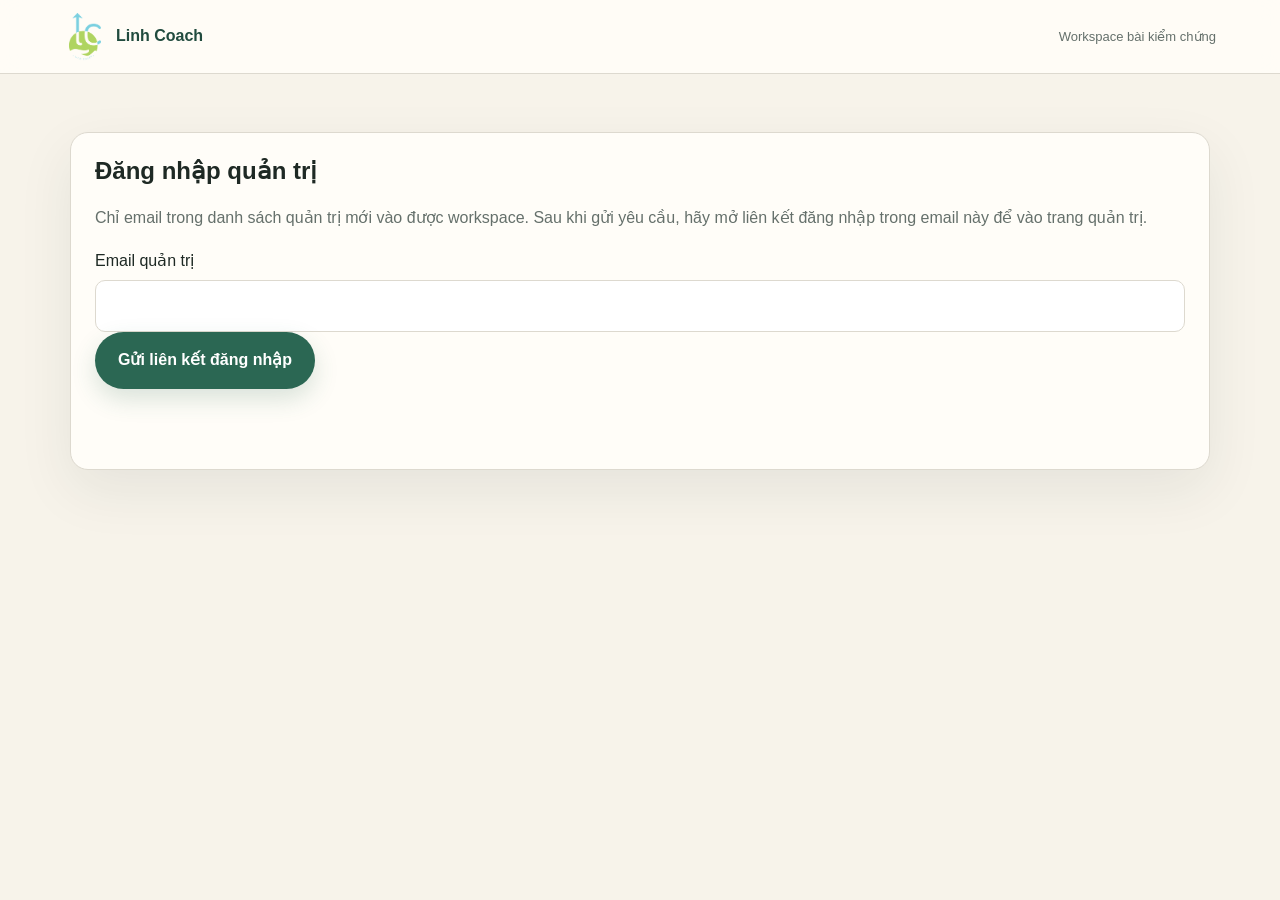
<file: public/admin-assessment.html>
<!doctype html>
<html lang="vi">
<head><meta charset="utf-8"><meta name="viewport" content="width=device-width,initial-scale=1"><meta name="robots" content="noindex,nofollow"><title>Quản lý bài kiểm chứng | Linh Coach</title><link rel="stylesheet" href="/assessment.css"><style>
.admin-wrap{max-width:1180px;margin:0 auto;padding:40px 20px}.admin-card{background:var(--card);border:1px solid var(--line);border-radius:18px;padding:24px;margin:18px 0;box-shadow:var(--shadow)}.admin-grid{display:grid;grid-template-columns:1fr 1fr;gap:14px}.admin-field{display:grid;gap:6px}.admin-field input,.admin-filter{padding:12px;border:1px solid var(--line);border-radius:10px;font:inherit;background:#fff}.admin-table-wrap{overflow-x:auto}.admin-table{width:100%;border-collapse:collapse;font-size:13px}.admin-table th,.admin-table td{text-align:left;padding:11px 9px;border-bottom:1px solid var(--line);vertical-align:top}.admin-table th{white-space:nowrap;color:var(--muted)}.admin-status{min-height:24px;color:var(--teal-dark)}.admin-error{color:#b33}.admin-muted{color:var(--muted)}.admin-metrics{display:grid;grid-template-columns:repeat(3,1fr);gap:12px;margin:20px 0}.admin-metric{padding:15px 17px;border:1px solid var(--line);border-radius:12px;background:#fff}.admin-metric strong{display:block;font-size:22px}.admin-toolbar{display:flex;justify-content:space-between;align-items:center;gap:14px;flex-wrap:wrap}.admin-filter{min-width:min(360px,100%)}.source-tag{display:inline-block;padding:4px 8px;border-radius:999px;background:var(--mint);color:var(--teal-dark);font-size:11px;font-weight:700}.answer-list{display:grid;gap:5px;min-width:300px;white-space:normal}.attempt-result{display:grid;gap:4px;min-width:200px}.admin-section-title{margin:28px 0 12px}.admin-empty{padding:18px;border-radius:12px;background:#f6f2e9;color:var(--muted)}details summary{cursor:pointer;color:var(--teal-dark);font-weight:700}@media(max-width:700px){.admin-grid{grid-template-columns:1fr}.admin-card{padding:18px}.admin-metrics{grid-template-columns:1fr}.admin-wrap{padding:22px 14px}}
</style></head>
<body class="assessment-shell"><header class="assessment-header"><a class="assessment-brand" href="/"><img src="/public/assets/logo-full.png" alt=""><span>Linh Coach</span></a><span class="assessment-header-note">Workspace bài kiểm chứng</span></header>
<main class="admin-wrap"><section class="admin-card" id="login-card"><h1>Đăng nhập quản trị</h1><p class="admin-muted">Chỉ email trong danh sách quản trị mới vào được workspace. Sau khi gửi yêu cầu, hãy mở liên kết đăng nhập trong email này để vào trang quản trị.</p><form id="login-form"><div class="admin-field"><label for="admin-email">Email quản trị</label><input id="admin-email" type="email" required autocomplete="email"></div><p><button class="assessment-button" type="submit">Gửi liên kết đăng nhập</button></p></form><form id="verify-form" hidden><div class="admin-field"><label for="admin-otp">Mã 6 số</label><input id="admin-otp" inputmode="numeric" pattern="[0-9]{6}" maxlength="6" required></div><p><button class="assessment-button" type="submit">Vào quản trị</button></p></form><p id="login-status" class="admin-status" role="status"></p></section>
<section class="admin-card" id="panel" hidden><h1>Quyền truy cập và kết quả</h1><p class="admin-muted">Cấp thủ công một lượt cho học sinh/người làm test. Quyền có hiệu lực 30 ngày; mỗi lượt chỉ cho phép hoàn thành một lần.</p>
<form id="grant-form"><div class="admin-grid"><div class="admin-field"><label for="grant-email">Email người làm test</label><input id="grant-email" type="email" required></div><div class="admin-field"><label for="grant-name">Tên học sinh/người làm test</label><input id="grant-name" maxlength="100" required></div><div class="admin-field" style="grid-column:1/-1"><label for="grant-notes">Ghi chú nội bộ (không bắt buộc)</label><input id="grant-notes" maxlength="500"></div></div><p><label><input id="show-previous" type="checkbox"> Cho phép xem kết quả lần trước trong lượt mới</label></p><button class="assessment-button" type="submit">Cấp lượt làm bài</button><p id="grant-status" class="admin-status" role="status"></p></form>
<div class="admin-metrics"><div class="admin-metric"><strong id="metric-grants">—</strong><span>Lượt đã cấp</span></div><div class="admin-metric"><strong id="metric-attempts">—</strong><span>Lượt đã hoàn thành</span></div><div class="admin-metric"><strong id="metric-manual">—</strong><span>Lượt Linh cấp thủ công</span></div></div>
<div class="admin-toolbar"><h2 class="admin-section-title">Danh sách quyền</h2><input class="admin-filter" id="admin-search" type="search" placeholder="Lọc theo email, tên, mã đăng ký"></div><div id="grant-list" class="admin-muted">Đang tải…</div>
<h2 class="admin-section-title">Lịch sử bài làm</h2><p class="admin-muted">Mở “Chi tiết” để xem 5 trục kết quả và toàn bộ câu trả lời của từng lượt.</p><div id="attempt-list" class="admin-muted">Đang tải…</div></section></main>
<script src="/admin-assessment.js" type="module"></script></body></html>
</file>
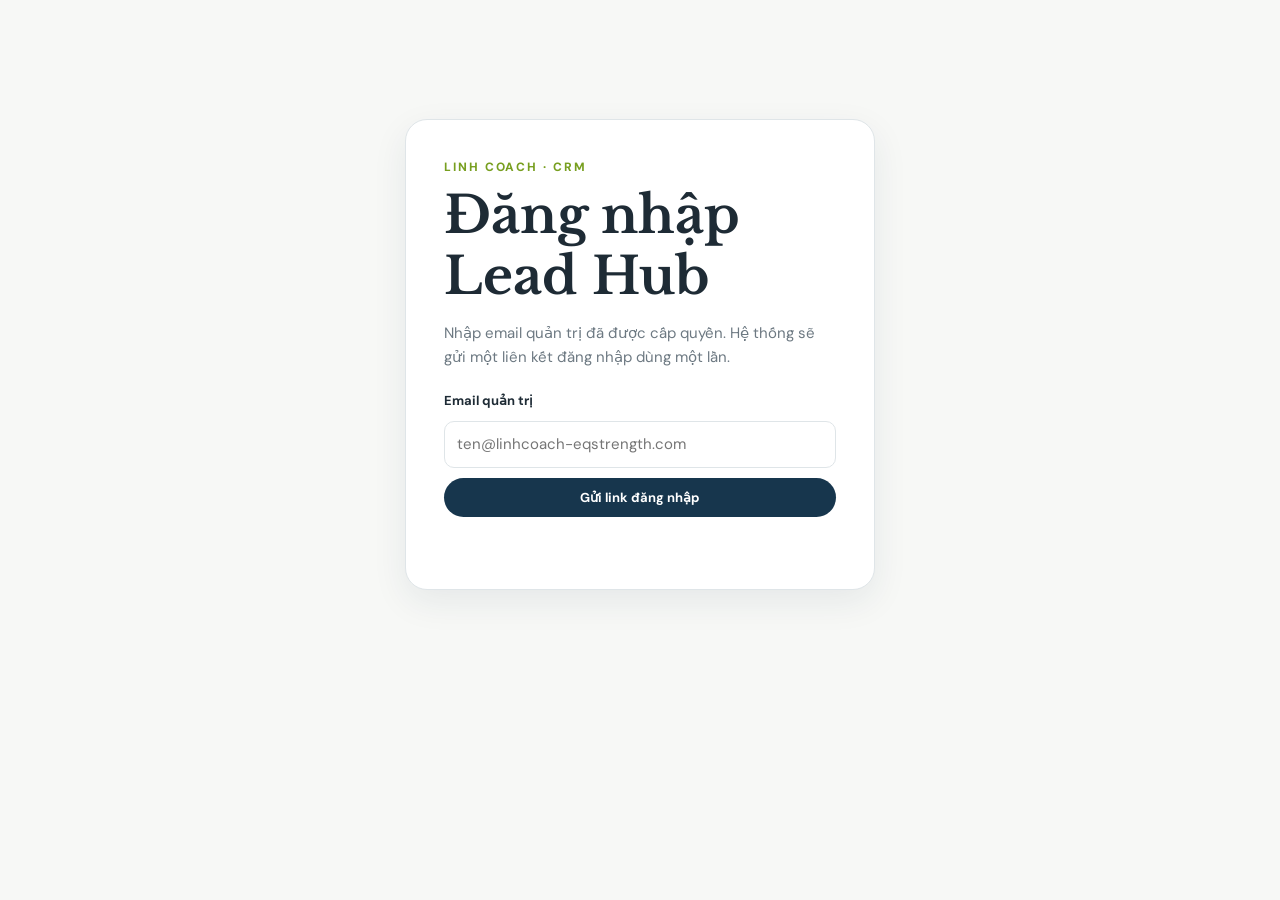
<file: public/admin/crm.html>
<!doctype html>
<html lang="vi">
<head>
  <meta charset="utf-8">
  <meta name="viewport" content="width=device-width, initial-scale=1">
  <meta name="robots" content="noindex,nofollow,noarchive">
  <title>CRM | Linh Coach</title>
  <link rel="preconnect" href="https://fonts.googleapis.com">
  <link rel="preconnect" href="https://fonts.gstatic.com" crossorigin>
  <link href="https://fonts.googleapis.com/css2?family=DM+Sans:wght@400;500;600;700&family=Libre+Baskerville:wght@400;700&display=swap" rel="stylesheet">
  <link rel="stylesheet" href="/crm.css">
</head>
<body>
  <main class="crm-shell">
    <section class="auth-card" id="auth-view">
      <p class="eyebrow">LINH COACH · CRM</p>
      <h1>Đăng nhập Lead Hub</h1>
      <p class="muted">Nhập email quản trị đã được cấp quyền. Hệ thống sẽ gửi một liên kết đăng nhập dùng một lần.</p>
      <form id="email-form">
        <label for="admin-email">Email quản trị</label>
        <input id="admin-email" type="email" autocomplete="email" required placeholder="ten@linhcoach-eqstrength.com">
        <button class="primary-button" type="submit">Gửi link đăng nhập</button>
      </form>
      <div id="magic-link-view" hidden>
        <p class="magic-link-note">Link đăng nhập đã được gửi. Mở email mới nhất và bấm nút đăng nhập; bạn sẽ được đưa trở lại Lead Hub.</p>
        <button class="text-button" id="change-email" type="button">Dùng email khác</button>
      </div>
      <p class="status-message" id="auth-status" role="status" aria-live="polite"></p>
    </section>

    <section class="app-view" id="app-view" hidden>
      <header class="crm-header">
        <div><p class="eyebrow">LINH COACH · LEAD HUB</p><h1>Pipeline khách hàng</h1><p class="muted">Theo dõi lead từ form đến lịch hẹn và giao dịch.</p></div>
        <div class="header-actions"><span class="signed-in" id="signed-in"></span><button class="secondary-button" id="logout-button" type="button">Đăng xuất</button></div>
      </header>
      <section class="toolbar" aria-label="Bộ lọc lead">
        <label>Nguồn<select id="source-filter"><option value="">Tất cả nguồn</option></select></label>
        <label>Trạng thái<select id="status-filter"><option value="">Tất cả trạng thái</option></select></label>
        <label>Score từ<input id="score-filter" type="number" min="0" max="100" placeholder="0"></label>
        <button class="primary-button" id="add-lead-button" type="button">+ Thêm lead</button>
        <button class="secondary-button" id="refresh-button" type="button">Làm mới</button>
      </section>
      <p class="status-message" id="app-status" role="status" aria-live="polite"></p>
      <section class="pipeline" id="pipeline" aria-label="Pipeline lead"></section>
    </section>
  </main>

  <dialog id="lead-dialog">
    <form method="dialog" class="dialog-card" id="lead-form">
      <button class="close-button" value="cancel" aria-label="Đóng">×</button>
      <p class="eyebrow" id="dialog-eyebrow">LEAD MỚI</p>
      <h2 id="dialog-title">Thêm lead thủ công</h2>
      <div class="dialog-grid">
        <label>Tên *<input name="name" required maxlength="120"></label>
        <label>Email<input name="email" type="email" maxlength="160"></label>
        <label>Điện thoại<input name="phone" maxlength="40"></label>
        <label>Nguồn<input name="source" value="manual" maxlength="120"></label>
        <label>Nhu cầu<textarea name="need" rows="2" maxlength="500"></textarea></label>
        <label>Việc tiếp theo<textarea name="nextAction" rows="2" maxlength="500"></textarea></label>
        <label>Trạng thái<select name="status"></select></label>
        <div class="score-editor"><p class="field-title">Score (để trống nếu chưa đủ dữ liệu)</p><div class="score-inputs"><label>Phù hợp<input name="fitScore" type="number" min="0" max="100"></label><label>Ý định<input name="intentScore" type="number" min="0" max="100"></label><label>Tương tác<input name="engagementScore" type="number" min="0" max="100"></label></div></div>
        <label class="full-width">Lý do score<textarea name="scoreReasons" rows="3" placeholder="Ví dụ: Phù hợp 70 vì...; Ý định 40 vì...; Tương tác chưa có dữ liệu."></textarea></label>
        <label class="full-width" id="activity-field">Ghi chú tương tác mới<textarea name="activityNote" rows="2" placeholder="Ví dụ: Đã gọi điện, hẹn gửi tài liệu..."></textarea></label>
      </div>
      <p class="dialog-score" id="dialog-score">Score: chưa đủ dữ liệu</p>
      <p class="status-message" id="dialog-status" role="status"></p>
      <div class="dialog-actions"><button class="secondary-button" value="cancel">Hủy</button><button class="primary-button" id="save-lead-button" value="default">Lưu lead</button></div>
    </form>
  </dialog>
  <script src="/crm.js" type="module"></script>
</body>
</html>
</file>
<file: assessment.css>
:root{--ink:#1e2924;--muted:#65706b;--paper:#f7f3ea;--card:#fffdf8;--teal:#2b6753;--teal-dark:#214b3e;--mint:#dceadd;--orange:#f5a977;--gold:#f4c862;--line:#ddd9cf;--shadow:0 20px 55px rgba(31,56,45,.08)}
*{box-sizing:border-box}html{scroll-behavior:smooth}body{margin:0;color:var(--ink);background:var(--paper);font:16px/1.65 "DM Sans",Arial,sans-serif}fieldset{min-width:0}h1,h2,h3,p{margin-top:0}h1,h2,h3{font-family:"DM Sans",Arial,sans-serif;line-height:1.18;letter-spacing:normal}a{color:inherit;text-decoration:none}button,a{font:inherit}.assessment-shell{min-height:100vh}.assessment-header{height:74px;display:flex;align-items:center;justify-content:space-between;padding:0 clamp(20px,5vw,74px);border-bottom:1px solid var(--line);background:rgba(255,253,248,.9);backdrop-filter:blur(12px);position:sticky;top:0;z-index:5}.assessment-brand{display:flex;align-items:center;gap:10px;font-weight:700;color:var(--teal-dark)}.assessment-brand img{width:42px;height:48px;object-fit:contain}.assessment-header-note{font-size:13px;color:var(--muted)}.assessment-main{width:min(940px,calc(100% - 36px));margin:0 auto}.assessment-intro{padding:92px 0 80px;max-width:780px}.assessment-eyebrow{margin:0 0 16px;color:var(--teal);font-size:11px;font-weight:800;letter-spacing:.15em}.assessment-intro h1{font-size:clamp(38px,6vw,70px);max-width:760px;margin-bottom:24px}.assessment-lead{max-width:670px;font-size:19px;color:var(--muted)}.assessment-notes{display:grid;grid-template-columns:repeat(3,1fr);gap:14px;margin:42px 0}.assessment-notes>div{padding:20px 18px;background:var(--card);border:1px solid var(--line);border-radius:14px;display:grid;gap:4px}.assessment-notes strong{font:700 22px "DM Sans",Arial,sans-serif}.assessment-notes span{font-size:13px;color:var(--muted)}.assessment-button{display:inline-flex;align-items:center;justify-content:center;gap:18px;border:0;border-radius:999px;padding:15px 23px;background:var(--teal);color:#fff;font-weight:700;cursor:pointer;box-shadow:0 10px 25px rgba(43,103,83,.18);transition:transform .2s,background .2s}.assessment-button:hover{background:var(--teal-dark);transform:translateY(-1px)}.assessment-button:disabled{opacity:.55;cursor:not-allowed;transform:none}.assessment-small{font-size:13px;color:var(--muted);min-height:20px;margin:14px 0 0}.assessment-small.error{color:#af563c}.quiz-view{padding:44px 0 90px}.quiz-topline{display:flex;justify-content:space-between;color:var(--muted);font-size:13px;font-weight:700}.progress-track{height:7px;background:#e1ded5;border-radius:10px;overflow:hidden;margin:10px 0 50px}.progress-track span{display:block;height:100%;background:var(--teal);border-radius:inherit;transition:width .25s ease}.quiz-heading{max-width:650px;margin-bottom:30px}.quiz-heading h2{font-size:clamp(30px,4vw,48px);margin-bottom:12px}.quiz-heading p:last-child{color:var(--muted)}#question-list{display:grid;gap:16px}.question-card{min-height:260px;padding:28px;background:var(--card);border:1px solid var(--line);border-radius:18px;box-shadow:var(--shadow);display:flex;flex-direction:column;justify-content:space-between}.question-card legend{font:700 19px/1.45 "DM Sans",Arial,sans-serif;max-width:760px}.scale-note{display:flex;justify-content:space-between;color:var(--muted);font-size:12px;margin:24px 0 9px}.scale-options{display:grid;grid-template-columns:repeat(7,1fr);gap:7px}.scale-options label{display:grid;place-items:center;min-height:48px;border:1px solid var(--line);border-radius:10px;color:var(--muted);cursor:pointer;transition:.2s}.scale-options input{position:absolute;opacity:0;pointer-events:none}.scale-options label:has(input:checked){background:var(--teal);border-color:var(--teal);color:#fff;font-weight:700}.scale-options label:hover{border-color:var(--teal)}.quiz-actions{padding:26px 0;text-align:right}.quiz-actions .assessment-small{display:inline-block;margin-right:15px;text-align:left;vertical-align:middle}.result-main{width:min(1120px,calc(100% - 36px));margin:0 auto}.result-hero{padding:84px 0 68px;max-width:820px}.result-hero h1{font-size:clamp(38px,6vw,68px);margin-bottom:22px}.result-hero>p:not(.assessment-eyebrow){font-size:19px;color:var(--muted);max-width:740px}.result-expiry{display:inline-block;margin-top:20px;padding:9px 13px;background:var(--mint);border-radius:999px;color:var(--teal-dark);font-size:12px;font-weight:700}.result-chart-section{padding:46px 0 74px}.result-section-heading{max-width:700px;margin-bottom:32px}.result-section-heading h2,.result-next-step h2{font-size:clamp(30px,4vw,48px);margin-bottom:14px}.result-section-heading p:last-child{color:var(--muted)}.result-chart{display:grid;gap:18px}.result-card{background:var(--card);border:1px solid var(--line);border-radius:18px;padding:24px 24px 22px;box-shadow:var(--shadow)}.result-card-header{display:flex;justify-content:space-between;align-items:flex-start;gap:20px}.result-card h3{font-size:23px;margin-bottom:7px}.result-theme{margin:0;color:var(--muted);font-size:14px}.result-phrase{margin:20px 0 18px;font-size:18px;font-weight:700;color:var(--teal-dark)}.axis-labels{display:flex;justify-content:space-between;gap:10px;color:var(--muted);font-size:12px;font-weight:700}.axis-labels span:last-child{text-align:right}.axis-track{position:relative;height:15px;margin:10px 8px 20px;background:#e0ddd4;border-radius:20px}.axis-track:before{content:"";position:absolute;left:50%;top:-5px;width:1px;height:25px;background:#aaa69b}.axis-marker{position:absolute;top:50%;width:25px;height:25px;border:4px solid var(--card);border-radius:50%;background:var(--teal);box-shadow:0 2px 8px rgba(0,0,0,.18);transform:translate(-50%,-50%)}.result-detail-grid{display:grid;grid-template-columns:1fr 1fr;gap:12px;margin-top:8px}.result-detail{padding:16px;border-radius:12px;background:#f5f1e8;border:1px solid #ebe4d7}.result-detail h4{margin:0 0 7px;font-size:13px;color:var(--teal)}.result-detail p{margin:0;color:var(--muted);font-size:14px}.result-context{margin:14px 0 0;padding:15px 17px;background:var(--mint);border-radius:12px;font-size:14px}.result-next-step{display:grid;grid-template-columns:1.2fr .8fr;gap:50px;align-items:center;padding:56px 0 90px;border-top:1px solid var(--line)}.result-next-step p:last-child{color:var(--muted);max-width:650px}.result-actions{display:grid;justify-items:start;gap:16px}.result-secondary-link{font-size:13px;text-decoration:underline;text-underline-offset:4px;color:var(--teal)}.result-error{width:min(680px,calc(100% - 36px));margin:15vh auto;text-align:center}.result-error h1{font-size:clamp(32px,5vw,54px)}.result-error p{color:var(--muted);margin-bottom:26px}@media(max-width:700px){.assessment-header{height:65px;padding:0 18px}.assessment-header-note{font-size:11px}.assessment-main,.result-main{width:min(100% - 28px,560px)}.assessment-intro{padding:65px 0}.assessment-notes{grid-template-columns:1fr;gap:9px;margin:28px 0}.assessment-notes>div{padding:14px 16px}.quiz-view{padding-top:30px}.question-card{min-height:290px;padding:22px}.question-card legend{font-size:17px}.scale-options{gap:4px}.scale-options label{min-height:43px}.scale-note{font-size:10px}.result-hero{padding:60px 0 48px}.result-card{padding:20px 16px}.result-card-header{display:block}.result-phrase{font-size:16px}.result-detail-grid,.result-next-step{grid-template-columns:1fr}.result-next-step{gap:28px;padding-bottom:64px}.result-actions{justify-items:stretch}.result-actions .assessment-button{width:100%}}

/* Use the landing page font consistently and keep Vietnamese glyphs clear. */
.assessment-shell h1,.assessment-shell h2,.assessment-shell h3,.result-error h1{font-family:"DM Sans",Arial,sans-serif!important;letter-spacing:normal}

/* Keep access controls genuinely hidden and question cards aligned. */
[hidden]{display:none!important}.profile-view{max-width:720px;margin:0 auto;padding:72px 0 90px}.profile-view h2{font-size:clamp(30px,4vw,44px);margin-bottom:10px}.profile-intro{color:var(--muted);margin-bottom:24px}.profile-options{display:grid;gap:12px;margin:24px 0}.profile-option{display:flex;align-items:flex-start;gap:14px;padding:18px 20px;background:var(--card);border:1px solid var(--line);border-radius:14px;cursor:pointer}.profile-option input{margin-top:6px;accent-color:var(--teal)}.profile-option span{display:grid;gap:3px}.profile-option small{color:var(--muted);font-size:13px}.profile-view .assessment-button{min-width:220px}.question-card{min-width:0;min-height:0;padding:18px 20px;background:var(--card);border:1px solid var(--line);border-radius:16px;box-shadow:var(--shadow);display:grid;gap:14px}.question-prompt{font-size:17px;line-height:1.45;margin:0;max-width:850px}.question-response{min-width:0}.scale-note{margin:0 0 8px}.scale-options{gap:8px}.quiz-actions{display:flex;align-items:center;justify-content:flex-end;gap:14px}.quiz-actions .assessment-small{margin:0;min-height:0}.quiz-actions .assessment-button{flex-shrink:0}@media(max-width:700px){.profile-view{padding:48px 0 68px}.question-card{padding:15px;gap:12px}.question-prompt{font-size:16px}.scale-options{gap:5px}.scale-options label{min-height:44px;border-radius:8px}.quiz-actions{align-items:stretch;flex-direction:column-reverse}.quiz-actions .assessment-button{width:100%}.quiz-actions .assessment-small{align-self:flex-start}.assessment-intro{padding:56px 0}.access-card{padding:18px!important}}

/* Keep the seven Likert choices the same width on every question and viewport. */
.question-card .question-response{width:100%;min-width:0}
.question-card .scale-options{display:grid!important;width:100%!important;min-width:0;grid-template-columns:repeat(7,minmax(0,1fr))!important;gap:8px}
.question-card .scale-options label{box-sizing:border-box;width:100%!important;min-width:0;margin:0}
@media(max-width:700px){.question-card .scale-options{gap:5px}}

/* Keep response choices readable while preserving equal-sized answer cards. */
.question-card .scale-note{display:none}
.question-card .scale-options{grid-template-columns:repeat(7,minmax(0,1fr))!important;align-items:stretch}
.question-card .scale-options label{min-height:76px;padding:8px 5px;text-align:center;font-size:11px;line-height:1.25;overflow-wrap:anywhere}
.question-card .scale-options label span{display:block}
.question-card .scale-options input:focus-visible+span{outline:2px solid var(--teal);outline-offset:3px;border-radius:4px}
@media(max-width:700px){
  .question-card .scale-options{grid-template-columns:repeat(2,minmax(0,1fr))!important;gap:8px}
  .question-card .scale-options label{min-height:58px;padding:9px 8px;font-size:12px}
}
</file>
<file: reference.css>
:root{--navy:#1d374b;--ink:#24394b;--teal:#24798a;--green:#aed467;--pale:#f0f9fb;--mist:#eaf2f6;--line:#d8e4e9;--muted:#5f6e79;--white:#fff}
*{box-sizing:border-box}
html{scroll-behavior:smooth;scroll-padding-top:90px}
body{margin:0;background:#fff;color:var(--ink);font:16px/1.65 "DM Sans",Arial,sans-serif}
h1,h2,h3,h4,p,figure{margin:0}
h1,h2,h3{font-family:"DM Sans",Arial,sans-serif;line-height:1.2;letter-spacing:-.035em}
h1{font-size:clamp(42px,4.7vw,70px)}
h2{font-size:clamp(32px,3.7vw,52px);max-width:790px}
h3{font-size:23px}
a{color:inherit;text-decoration:none}
img{display:block;max-width:100%}
button,input,select{font:inherit}
a:focus-visible,button:focus-visible,input:focus-visible,select:focus-visible,summary:focus-visible{outline:3px solid var(--teal);outline-offset:3px}
.wrap{width:min(1150px,calc(100% - 48px));margin-inline:auto}
.section{padding:108px 0}
.button{display:inline-flex;align-items:center;justify-content:center;gap:14px;min-height:56px;padding:15px 29px;border:0;border-radius:99px;background:var(--navy);color:#fff;font-size:15px;font-weight:700;line-height:1.2;box-shadow:0 10px 20px #14324820;cursor:pointer;transition:transform .2s,background .2s}
.button:hover{background:#23647c;transform:translateY(-2px)}
.button-small{min-height:44px;padding:11px 24px;font-size:14px}
.site-header{position:sticky;top:0;z-index:20;background:#fbfdfeef;border-bottom:1px solid var(--line);backdrop-filter:blur(12px)}
.header-inner{height:78px;display:flex;align-items:center;justify-content:space-between;gap:28px}
.brand{display:inline-flex;align-items:center;gap:8px;font:700 20px/1 "DM Sans",Arial,sans-serif;white-space:nowrap}
.brand img{width:32px;height:45px;object-fit:contain}
.site-header nav{display:flex;align-items:center;gap:33px;font-size:15px;color:#526572}
.site-header nav a:hover,.footer a:hover{color:var(--teal)}
.hero{padding-top:64px;padding-bottom:82px;background:#fafdff}
.hero-grid{display:grid;grid-template-columns:1.15fr .85fr;gap:72px;align-items:center}
.hero-copy h1{max-width:700px;margin-bottom:28px}
.hero-copy em{font-style:normal;color:var(--teal)}
.hero-copy p{max-width:560px;margin-bottom:31px;color:var(--muted);font-size:20px;line-height:1.55}
.hero-visual{position:relative;isolation:isolate;padding:0 0 0 10px}
.hero-visual:after{content:"";position:absolute;z-index:-1;right:-16px;bottom:-16px;width:68%;height:55%;border-radius:28px;background:var(--green)}
.hero-visual img{width:100%;height:580px;object-fit:cover;object-position:center 24%;border-radius:22px;background:#cfd9ed}
.trust-strip{border-block:1px solid var(--line);background:#fff}
.trust-grid{display:grid;grid-template-columns:repeat(4,1fr)}
.trust-grid p{min-height:114px;display:flex;flex-direction:column;justify-content:center;gap:5px;padding:24px 30px;border-right:1px solid var(--line)}
.trust-grid p:first-child{padding-left:0}
.trust-grid p:last-child{border-right:0}
.trust-grid strong{font:700 23px/1.2 "DM Sans",Arial,sans-serif}
.trust-grid span{font-size:13px;color:var(--muted);line-height:1.4}
.problem{background:#fbfdfe}
.problem h2{max-width:780px;margin-bottom:48px}
.contrast-grid{display:grid;grid-template-columns:1fr 1fr;gap:20px}
.contrast-grid article{padding:38px 40px;border-radius:20px}
.contrast-before{background:var(--mist)}
.contrast-after{background:var(--navy);color:white}
.contrast-grid h3{margin-bottom:25px}
.contrast-grid ul,.price-card ul{list-style:none;margin:0;padding:0}
.contrast-grid li{position:relative;margin:17px 0;padding-left:31px}
.contrast-before li:before{content:"—";position:absolute;left:0;color:#8799a3}
.contrast-after li:before{content:"✓";position:absolute;left:0;color:var(--green);font-size:20px;line-height:1}
.benefits h2{margin-bottom:45px}
.benefit-row{display:grid;grid-template-columns:.37fr .63fr;gap:55px;align-items:center;border-top:1px solid var(--line);padding:37px 0}
.benefit-row:last-child{border-bottom:1px solid var(--line)}
.benefit-row h3{font-size:29px;margin-bottom:10px}
.benefit-row>div:first-child p{color:var(--muted);font-size:17px;max-width:370px}
.benefit-example{padding:26px;border:1px solid #d6eaf0;border-radius:18px;background:var(--pale)}
.benefit-example>span,.benefit-example div>span{display:block;margin-bottom:12px;font-size:11px;font-weight:700;letter-spacing:.12em;color:#3c6473}
.benefit-example.with-image{display:grid;grid-template-columns:200px 1fr;gap:20px;align-items:center}
.benefit-example.with-image img{width:200px;height:145px;object-fit:contain;border-radius:9px;background:white}
.benefit-example p{color:#405664}
.example-table{display:grid;grid-template-columns:repeat(3,1fr);overflow:hidden;border:1px solid var(--line);border-radius:9px;background:white}
.example-table>*{padding:10px 12px;border-right:1px solid var(--line);border-bottom:1px solid var(--line);font-size:13px;line-height:1.4}
.example-table>*:nth-child(3n){border-right:0}
.example-table b{background:#fff;font-size:12px}
.example-table span:nth-last-child(-n+3){border-bottom:0}
.week-grid{display:grid;grid-template-columns:repeat(4,1fr);gap:10px}
.week-grid p{min-height:118px;padding:13px;background:white;border:1px solid var(--line);border-radius:9px;font-size:12px;line-height:1.45}
.week-grid b{display:block;color:var(--teal);margin-bottom:8px}
.about-section,.reviews{background:var(--pale)}
.about-card{display:grid;grid-template-columns:340px 1fr;gap:52px;align-items:center;padding:42px;border:1px solid var(--line);border-radius:24px;background:#fff}
.about-card>img{width:100%;height:430px;object-fit:cover;object-position:73% center;border-radius:18px}
.eyebrow{font-size:12px;font-weight:700;letter-spacing:.15em;color:#476b79}
.about-card h2{margin:20px 0 10px}
.about-role{font-weight:700;color:#356377}
.about-card blockquote{border-left:4px solid var(--green);padding-left:18px;margin:24px 0;font:700 22px/1.5 "DM Sans",Arial,sans-serif}
.fact-grid{display:grid;grid-template-columns:repeat(3,1fr);gap:16px}
.fact-grid p{font-size:12px;line-height:1.5;color:var(--muted)}
.fact-grid strong{display:block;font-size:14px;color:var(--ink);margin-bottom:6px}
.gallery-heading{margin:45px 0 18px}
.gallery{display:grid;grid-template-columns:repeat(3,1fr);gap:16px}
.gallery img{width:100%;height:190px;object-fit:cover;border-radius:12px}
.gallery figcaption{font-size:12px;color:var(--muted);margin-top:8px}
.process{background:#fbfdff}
.section-lead{max-width:690px;margin:18px 0 36px;color:var(--muted);font-size:18px}
.timeline{display:grid;grid-template-columns:repeat(4,1fr);gap:24px;margin:52px 0 35px}
.timeline article{position:relative;padding-top:55px}
.timeline article:before{content:"";position:absolute;top:18px;left:17px;right:-25px;border-top:1px solid #a6cdd5}
.timeline article:last-child:before{display:none}
.timeline-dot{position:absolute;top:0;left:0;display:grid;place-items:center;width:38px;height:38px;border:1px solid var(--teal);border-radius:50%;background:white;color:var(--navy);font:700 16px "DM Sans",Arial,sans-serif;z-index:1}
.timeline-dot.done{background:var(--green);border-color:var(--green)}
.timeline small{color:#477281;font-weight:700}
.timeline h3{font-size:20px;margin:10px 0}
.timeline p{color:var(--muted);font-size:15px}
.privacy-box{border:1px solid var(--line);border-left:5px solid var(--teal);border-radius:13px;padding:20px 25px;background:white}
.method-note{margin-top:24px;font-size:13px;color:var(--muted)}
.method-note a{text-decoration:underline}
.reviews h2{max-width:730px}
.review-grid{display:grid;grid-template-columns:repeat(3,1fr);gap:20px}
.review-grid figure{min-height:300px;padding:30px;background:white;border:1px solid var(--line);border-radius:18px;display:flex;flex-direction:column}
.review-grid blockquote{font:700 20px/1.55 "DM Sans",Arial,sans-serif;margin:0 0 28px}
.review-grid figcaption{margin-top:auto;font-size:13px;font-weight:700}
.review-grid a:not(.review-image){font-size:12px;color:var(--teal);margin-top:9px;text-decoration:underline}
.review-image{display:block;max-height:230px;overflow:hidden;border-radius:8px;margin-bottom:18px}
.review-image img{width:100%;object-fit:cover;object-position:top}
.next-step{background:#fbfdff}
.next-step h2{margin-bottom:33px}
.next-grid{display:grid;grid-template-columns:1fr 1fr;gap:20px}
.next-grid article{border:1px solid var(--line);border-radius:17px;padding:36px;background:white}
.next-grid article:last-child{border-color:#9fcdd5;background:var(--pale)}
.next-grid span{color:#446b79;letter-spacing:.12em;font-size:11px;font-weight:700}
.next-grid h3{margin:12px 0}
.next-grid p{color:var(--muted)}
.booking{background:#f8fcfd}
.centered{text-align:center}
.booking h2{text-align:center;margin:18px auto 45px}
.booking-grid{display:grid;grid-template-columns:.42fr .58fr;border:1px solid var(--line);border-radius:22px;overflow:hidden;background:white}
.price-card{padding:45px;background:var(--navy);color:white}
.price-card>strong{font:700 50px/1.1 "DM Sans",Arial,sans-serif}
.price-card>p{margin:12px 0 27px;color:#d9e7ec}
.price-card li{position:relative;padding-left:27px;margin:18px 0}
.price-card li:before{content:"✓";position:absolute;left:0;color:var(--green)}
.refund{border-top:1px solid #ffffff4d;margin-top:34px;padding-top:26px}
.refund h3{font-size:20px}
.refund p{font-size:14px;color:#d9e7ec;margin-top:10px}
.booking-right{padding:42px}
.steps{display:grid;grid-template-columns:repeat(3,1fr);gap:9px;margin-bottom:26px}
.steps span{border-top:3px solid var(--line);padding-top:11px;color:var(--muted);font-size:12px;font-weight:700}
.steps span.active{border-color:var(--teal);color:var(--teal)}
.form-card h3,.payment-panel h3{font-size:21px;margin-bottom:18px}
.form-card label{display:block;margin:16px 0 7px;font-size:13px;font-weight:700}
.field-grid{display:grid;grid-template-columns:1fr 1fr;gap:16px}
.form-card input,.form-card select{display:block;width:100%;height:52px;border:1px solid #9eb2bc;border-radius:12px;padding:11px 15px;background:white;color:var(--ink)}
.form-card .button{width:100%;margin-top:24px}
.form-status{min-height:20px;margin:12px 0 0;color:#247755;font-size:13px}
.form-status.error{color:#b64a46}
.form-privacy,.booking-note{color:var(--muted);font-size:12px}
.form-privacy{margin-top:16px}
.booking-note{text-align:center;max-width:720px;margin:22px auto 0}
.payment-panel p{color:var(--muted)}
.payment-panel img{width:min(300px,100%);height:auto;aspect-ratio:1;object-fit:contain;margin:20px auto}
.payment-panel dl{margin:20px 0}
.payment-panel dl div{display:flex;justify-content:space-between;gap:20px;border-top:1px solid var(--line);padding:9px 0}
.payment-panel dt{color:var(--muted)}
.payment-panel dd{margin:0;font-weight:700;text-align:right;overflow-wrap:anywhere}
.payment-status{padding:14px;border-radius:9px;background:var(--pale)}
.payment-panel .button{margin-top:14px;width:100%}
.faq h2{margin-bottom:33px}
.faq-list{max-width:860px}
.faq details{border-top:1px solid var(--line);padding:19px 0}
.faq details:last-child{border-bottom:1px solid var(--line)}
.faq summary{list-style:none;cursor:pointer;font-weight:700}
.faq summary::-webkit-details-marker{display:none}
.faq summary:after{content:"+";float:right;color:var(--teal);font-size:21px}
.faq details[open] summary:after{content:"−"}
.faq details p{max-width:760px;color:var(--muted);margin-top:14px}
.closing{text-align:center;padding:90px 0;background:var(--navy);color:white}
.closing h2{max-width:800px;margin:0 auto}
.closing p{margin:17px 0 25px;color:#d7e7ec}
.closing .button{background:var(--green);color:var(--navy)}
.footer{background:#10293b;color:white;padding:55px 0 25px}
.footer-grid{display:grid;grid-template-columns:2fr 1fr 1fr;gap:40px}
.footer-grid p{margin-top:17px;color:#bcd1dc;font-size:13px}
.footer-grid h4{font:700 11px "DM Sans",sans-serif;letter-spacing:.16em;margin:0 0 15px}
.footer-grid>div:not(:first-child) a{display:block;margin:9px 0;font-size:13px;color:#d4e4ea}
.copyright{border-top:1px solid #ffffff30;margin-top:44px;padding-top:20px;font-size:12px;color:#a9c2cd}
[hidden]{display:none!important}
@media(max-width:900px){.section{padding:76px 0}.site-header nav{gap:16px}.hero-grid{gap:35px}.hero-visual img{height:500px}.about-card{grid-template-columns:270px 1fr;gap:25px;padding:25px}.fact-grid{grid-template-columns:1fr}.trust-grid{grid-template-columns:repeat(2,1fr)}.trust-grid p:nth-child(2){border-right:0}.trust-grid p:nth-child(-n+2){border-bottom:1px solid var(--line)}.timeline{grid-template-columns:repeat(2,1fr)}.timeline article:nth-child(2):before{display:none}.booking-grid{grid-template-columns:1fr}.booking-right,.price-card{padding:34px}}
@media(max-width:680px){.wrap{width:min(100% - 32px,500px)}.site-header nav{display:none}.header-inner{height:68px}.brand{font-size:17px}.button-small{font-size:12px;padding:10px 15px}.section{padding:62px 0}.hero{padding-top:35px}.hero-grid,.contrast-grid,.benefit-row,.about-card,.next-grid,.footer-grid{grid-template-columns:1fr}.hero-grid{gap:35px}.hero-copy h1{font-size:39px}.hero-copy p{font-size:17px}.hero-visual{padding:0 14px 0 0}.hero-visual img{height:420px}.trust-grid strong{font-size:18px}.trust-grid p{padding:18px 12px;min-height:90px}.trust-grid p:first-child{padding-left:12px}.trust-grid span{font-size:11px}.problem h2,.benefits h2,.reviews h2{font-size:32px}.contrast-grid article{padding:25px}.benefit-row{gap:22px;padding:30px 0}.benefit-example.with-image{grid-template-columns:1fr}.week-grid{grid-template-columns:repeat(2,1fr)}.about-card>img{height:310px}.gallery{display:grid;grid-template-columns:repeat(3,80%);overflow-x:auto;scroll-snap-type:x mandatory}.gallery figure{scroll-snap-align:start}.gallery img{height:180px}.timeline{grid-template-columns:1fr;gap:12px;margin-top:35px}.timeline article{padding:10px 0 20px 55px}.timeline article:before{top:22px;left:18px;bottom:-15px;right:auto;height:auto;border-top:0;border-left:1px solid #a6cdd5}.timeline article:last-child:before{display:none}.timeline-dot{top:5px}.review-grid{display:grid;grid-template-columns:repeat(3,87%);overflow-x:auto;scroll-snap-type:x mandatory}.review-grid figure{scroll-snap-align:start;min-height:275px}.price-card>strong{font-size:42px}.field-grid{grid-template-columns:1fr;gap:0}.booking-right{padding:24px}.footer-grid{gap:25px}.button:not(.button-small){width:100%}.closing h2{font-size:29px}}
@media(prefers-reduced-motion:reduce){html{scroll-behavior:auto}.button{transition:none}}


/* Persistent primary navigation */
html{scroll-padding-top:100px}
.review-feature{margin:28px 0 34px;padding:clamp(24px,4vw,48px);border:1px solid var(--line);border-radius:24px;background:var(--pale)}
.review-feature-copy{max-width:920px}
.review-feature-label{margin-bottom:14px;color:var(--teal);font-size:12px;font-weight:700;letter-spacing:.1em}
.review-feature h3{max-width:780px;margin-bottom:20px;color:var(--navy);font-size:clamp(24px,3vw,36px)}
.review-feature-copy>p:not(.review-feature-label){margin:0 0 16px;color:var(--muted)}
.review-feature blockquote{margin:24px 0;padding:8px 0 8px 22px;border-left:4px solid var(--green);color:var(--navy);font-size:clamp(20px,2.3vw,27px);font-weight:700;line-height:1.5}
.review-feature .review-feature-outcome{margin:24px 0 0;color:var(--navy);font-weight:700}
.review-grid{display:grid;grid-template-columns:repeat(2,minmax(0,1fr));gap:20px;margin-top:25px}
.review-card{display:flex;flex-direction:column;min-height:210px;padding:26px;border:1px solid var(--line);border-radius:18px;background:#fff}
.review-card blockquote{flex:1;color:var(--ink);font-size:18px;line-height:1.55}
.review-author{margin-top:22px;color:var(--navy);font-weight:700}
.review-context{color:var(--muted);font-size:13px}
.footer-grid{grid-template-columns:minmax(0,2fr) minmax(0,1fr)}
@media(max-width:680px){
  html{scroll-padding-top:82px}
  .brand{font-size:16px;gap:7px}
  .brand img{width:36px;height:36px}
  .button-small{min-height:40px;padding:9px 11px;font-size:11px}
  .review-grid{grid-template-columns:1fr}
  .review-card{min-height:0}
}

.footer-grid a{overflow-wrap:anywhere}

/* Shared dark primary menu used on the standalone gift page. */
.gift-page{padding-top:78px}
html{scroll-padding-top:96px}
.global-nav{position:fixed;inset:0 0 auto;z-index:1000;background:#0d1517;color:#f5f6f6;border-bottom:1px solid #ffffff24}
.global-nav-inner{width:min(1450px,calc(100% - 48px));min-height:78px;margin:0 auto;display:flex;align-items:center;justify-content:space-between;gap:24px}
.global-nav .brand{color:#fff;font-size:19px;gap:9px}
.global-nav .brand img{width:34px;height:44px}
.global-nav nav{display:flex;align-items:center;justify-content:space-between;gap:clamp(12px,1.8vw,28px);flex:1}
.global-nav nav a{color:#f3f4f4;font-size:13px;font-weight:700;line-height:1.35;letter-spacing:.035em;text-transform:uppercase}
.global-nav nav a:hover,.global-nav nav a[aria-current=page]{color:var(--green)}
.global-menu-toggle{display:none}
@media(max-width:980px){
 .global-nav-inner{gap:14px}
 .global-nav .brand{font-size:17px}
 .global-nav nav{gap:12px}
 .global-nav nav a{font-size:11px}
}
@media(max-width:680px){
 .gift-page{padding-top:68px}
 .global-nav-inner{width:calc(100% - 32px);min-height:68px;gap:8px}
 .global-nav .brand{font-size:16px}
 .global-nav .brand img{width:32px;height:38px}
 .global-menu-toggle{display:inline-flex;align-items:center;justify-content:center;gap:6px;min-height:40px;padding:8px 11px;border:1px solid #ffffff55;border-radius:99px;background:transparent;color:#fff;font-size:12px;font-weight:700}
 .global-nav nav{display:none}
 .global-nav nav.is-open{position:absolute;top:100%;left:16px;right:16px;display:flex;flex-direction:column;align-items:stretch;gap:0;padding:8px 16px;background:#101a1d;border:1px solid #ffffff35;border-radius:14px;box-shadow:0 14px 34px rgba(0,0,0,.24)}
 .global-nav nav.is-open a{padding:13px 4px;border-bottom:1px solid #ffffff24;font-size:12px}
 .global-nav nav.is-open a:last-child{border-bottom:0}
}


/* Mobile primary navigation toggle */
.site-header .menu-toggle{display:none}
@media(max-width:680px){.site-header .header-inner{position:relative}.site-header .menu-toggle{display:inline-flex;align-items:center;justify-content:center;min-height:40px;padding:8px 12px;border:1px solid var(--line);border-radius:99px;background:#fff;color:var(--navy);font-size:12px;font-weight:700}.site-header .button-small{display:none}.site-header nav.is-open{position:absolute;top:100%;left:0;right:0;display:flex;flex-direction:column;align-items:stretch;gap:0;padding:8px 16px;background:#fff;border:1px solid var(--line);border-radius:14px;box-shadow:0 14px 34px rgba(29,55,75,.14)}.site-header nav.is-open a{padding:12px 4px;border-bottom:1px solid var(--line)}.site-header nav.is-open a:last-child{border-bottom:0}}
</file>
<file: interest-strengths.css>
:root{--navy:#20394c;--teal:#287f8d;--green:#b1d66d;--paper:#f6faf9;--ink:#263746;--muted:#62717a;--line:#d7e4e4;--card:#fff;--shadow:0 18px 50px #16384b12}*{box-sizing:border-box}body{margin:0;background:var(--paper);color:var(--ink);font:16px/1.65 "DM Sans",Arial,sans-serif}.topbar{height:72px;background:#fff;border-bottom:1px solid var(--line);display:flex;align-items:center;justify-content:space-between;padding:0 max(24px,calc((100% - 1080px)/2));position:sticky;top:0;z-index:5}.brand{font-weight:800;font-size:21px;color:var(--navy);text-decoration:none}.top-link{color:var(--teal);font-weight:700;text-decoration:none}.shell{width:min(1060px,calc(100% - 40px));margin:60px auto 100px}.intro,.quiz,.result-intro{background:var(--card);border:1px solid var(--line);border-radius:24px;padding:clamp(26px,5vw,64px);box-shadow:var(--shadow)}.eyebrow{margin:0 0 14px;color:var(--teal);font-size:12px;font-weight:800;letter-spacing:.13em}.intro h1,.result-intro h1{font:700 clamp(34px,5.7vw,60px)/1.2 "DM Sans",Arial,sans-serif;color:var(--navy);letter-spacing:-.04em;margin:0;max-width:850px}.lede,.result-intro>p:not(.eyebrow){font-size:18px;color:var(--muted);max-width:820px;margin:24px 0}.intro-grid{display:grid;grid-template-columns:repeat(3,1fr);gap:12px;margin:34px 0}.intro-grid article{padding:20px;background:#eef7f6;border-radius:14px;display:grid;gap:5px}.intro-grid strong{font-size:24px;color:var(--navy)}.intro-grid span{font-size:14px;color:var(--muted)}.notice{border-left:4px solid var(--green);background:#fbfcf5;padding:18px 22px;margin:26px 0 32px}.notice p{margin:5px 0 0;color:var(--muted);font-size:14px}.primary,.secondary{min-height:50px;padding:13px 22px;border-radius:999px;font:700 15px "DM Sans",sans-serif;cursor:pointer}.primary{border:0;background:var(--navy);color:white;box-shadow:0 7px 20px #20394c24}.primary:hover{background:#2d6071}.primary:disabled{opacity:.55;cursor:wait}.secondary{border:1px solid var(--line);color:var(--navy);background:white}.quiz{max-width:800px;margin:auto}.quiz-head{display:flex;justify-content:space-between;align-items:end;gap:16px}.quiz-head h2{font:700 clamp(24px,4vw,36px)/1.25 "DM Sans",Arial,sans-serif;margin:0;color:var(--navy)}.counter{white-space:nowrap;color:var(--muted);font-size:14px}.progress{height:8px;background:#e6e4dc;border-radius:9px;margin-top:26px;overflow:hidden}.progress span{display:block;height:100%;width:0;background:var(--teal);transition:width .25s}.progress-copy{font-size:13px;color:var(--muted)}.question-card{margin:14px 0;padding:21px 22px;border:1px solid var(--line);border-radius:14px;background:#fbfdfc}.question-number{display:block;font-size:11px;letter-spacing:.08em;font-weight:800;color:var(--teal);margin-bottom:4px}.question-card h3{font-size:17px;line-height:1.45;color:var(--navy);margin:0 0 13px}.answer-options{display:flex;gap:10px;flex-wrap:wrap}.answer-choice{display:flex;gap:9px;align-items:center;border:1px solid var(--line);border-radius:999px;padding:9px 15px;cursor:pointer;background:white;font-size:14px}.answer-choice:has(input:checked){border-color:var(--teal);background:#edf7f5;box-shadow:inset 0 0 0 1px var(--teal)}.answer-choice input{accent-color:var(--teal);width:16px;height:16px}.quiz-actions{display:flex;justify-content:space-between;gap:12px;margin-top:24px}.quiz-actions button{min-width:140px}.feedback{min-height:24px;color:#a5443e;font-size:14px;margin:6px 0 0}.privacy-note{font-size:12px;color:var(--muted);margin-top:26px}.results{display:grid;gap:28px}.score-summary{display:grid;grid-template-columns:1fr 1fr;gap:18px}.score-summary>article{padding:26px;background:white;border:1px solid var(--line);border-radius:18px}.score-summary h2{font:700 22px/1.3 "DM Sans",Arial,sans-serif;color:var(--navy);margin:0 0 16px}.score-list{display:grid;gap:13px}.score-row{display:grid;grid-template-columns:minmax(150px,1fr) 2fr 45px;align-items:center;gap:12px;font-size:13px}.score-label{font-weight:700}.score-track{height:9px;border-radius:9px;background:#ebe9e2;overflow:hidden}.score-track span{height:100%;display:block;background:#9cbcae;border-radius:9px}.score-value{text-align:right;font-weight:800;color:var(--teal)}.score-row.top .score-track span{background:var(--teal)}.report{display:grid;gap:22px}.report-page{background:#fff;border:1px solid var(--line);border-radius:18px;padding:clamp(26px,5vw,50px);box-shadow:var(--shadow);min-height:650px;position:relative;overflow:hidden}.report-page:before{content:"";position:absolute;left:0;top:0;bottom:0;width:7px;background:var(--green)}.page-number{font-size:12px;font-weight:800;letter-spacing:.12em;color:var(--teal)}.report-page h2{font:700 clamp(26px,4vw,42px)/1.25 "DM Sans",Arial,sans-serif;color:var(--navy);margin:8px 0 22px}.report-page h3{font-size:18px;color:var(--navy);margin:24px 0 7px}.report-page p,.report-page li{color:#4e606d}.report-page ul,.report-page ol{padding-left:22px}.report-page li{margin:7px 0}.report-page a{color:var(--teal);overflow-wrap:anywhere}.callout{padding:17px 20px;background:#eef7f6;border-radius:12px;margin:20px 0}.source-note{font-size:12px;border-top:1px solid var(--line);padding-top:12px;margin-top:25px}.bar-chart{display:grid;gap:9px;margin:22px 0}.bar-line{display:grid;grid-template-columns:150px 1fr 50px;gap:12px;align-items:center;font-size:13px}.bar-line>span:first-child{font-weight:700}.bar-line>div{height:12px;background:#eceae3;border-radius:9px;overflow:hidden}.bar-line i{display:block;height:100%;background:var(--teal);border-radius:9px}.pair-grid{display:grid;grid-template-columns:1fr 1fr;gap:12px}.pair-card{padding:15px;background:#f4f8f7;border:1px solid var(--line);border-radius:12px}.pair-card strong{color:var(--teal)}.plan-table{width:100%;border-collapse:collapse;margin:16px 0}.plan-table th,.plan-table td{text-align:left;vertical-align:top;padding:11px;border-bottom:1px solid var(--line)}.plan-table th{color:var(--teal);font-size:12px}.report-page{padding-bottom:75px}.report-footer{position:absolute;bottom:22px;left:50px;right:38px;border-top:1px solid var(--line);padding-top:8px;font-size:11px;color:#819098}footer{padding:28px 20px;background:var(--navy);color:#dae6e6;display:flex;justify-content:space-between;font-size:13px}[hidden]{display:none!important}
.site-header .menu-toggle{display:none}
@media(max-width:680px){.site-header .header-inner{position:relative}.site-header .menu-toggle{display:inline-flex;align-items:center;justify-content:center;min-height:40px;padding:8px 12px;border:1px solid var(--line);border-radius:99px;background:#fff;color:var(--navy);font-size:12px;font-weight:700}.site-header .button-small{display:none}.site-header nav.is-open{position:absolute;top:100%;left:0;right:0;display:flex;flex-direction:column;align-items:stretch;gap:0;padding:8px 16px;background:#fff;border:1px solid var(--line);border-radius:14px;box-shadow:0 14px 34px rgba(29,55,75,.14)}.site-header nav.is-open a{padding:12px 4px;border-bottom:1px solid var(--line)}.site-header nav.is-open a:last-child{border-bottom:0}}
@media(max-width:700px){.topbar{height:62px;padding:0 18px}.top-link{font-size:12px}.shell{width:calc(100% - 24px);margin:22px auto 58px}.intro,.quiz,.result-intro{border-radius:17px;padding:24px 20px}.intro-grid,.score-summary{grid-template-columns:1fr}.intro-grid{gap:8px}.intro-grid article{padding:14px}.quiz-head{align-items:start;flex-direction:column;gap:7px}.question-card{padding:17px}.answer-options{gap:8px}.quiz-actions button{min-width:0;flex:1}.score-row{grid-template-columns:minmax(110px,1fr) 1fr 38px;gap:7px;font-size:12px}.report-page{min-height:0;padding:28px 24px 65px}.report-footer{left:24px;right:22px}.bar-line{grid-template-columns:110px 1fr 38px;gap:7px;font-size:11px}.pair-grid{grid-template-columns:1fr}footer{gap:8px;flex-direction:column}}
@media print{@page{size:A4;margin:14mm 15mm 17mm}body{background:#fff;font-size:10.5pt}.topbar,footer,.intro,.quiz,.result-intro,.score-summary{display:none!important}.shell{width:auto;margin:0}.results{display:block}.report{display:block}.report-page{height:266mm;min-height:0;border:0;border-radius:0;box-shadow:none;padding:6mm 4mm 18mm 8mm;margin:0;break-after:page;page-break-after:always;overflow:hidden}.report-page:last-child{break-after:auto;page-break-after:auto}.report-page:before{width:3px}.report-page h2{font-size:25pt}.report-page h3{font-size:12pt;margin:15px 0 5px}.report-page p,.report-page li{font-size:9.5pt;line-height:1.45}.report-page .page-number{font-size:9pt}.report-page .callout{padding:10px 13px;margin:12px 0}.report-footer{bottom:2mm;left:8mm;right:4mm}.bar-chart{gap:5px}.bar-line{font-size:8.5pt;grid-template-columns:35mm 1fr 11mm;gap:6px}.bar-line>div{height:8px}.pair-card{padding:9px}.pair-grid{gap:8px}.plan-table th,.plan-table td{padding:7px;font-size:9pt}.result-actions{display:none}.report-page a{color:#153f4c;text-decoration:underline}}


.embed-mode .site-header,.embed-mode footer{display:none!important}.embed-mode .shell{margin-top:24px}
</file>
<file: gift.css>
:root{--gift-ink:#203b4e;--gift-teal:#2d8190;--gift-lime:#b4d66a;--gift-paper:#f7fafb;--gift-line:#d7e1e5}
.gift-hero{background:#f7fafb;padding:78px 0 76px}.gift-hero-grid{display:grid;grid-template-columns:1.2fr .8fr;gap:70px;align-items:center}.gift-hero h1{font:700 clamp(2.7rem,5vw,4.5rem)/1.12 'DM Sans',Arial,sans-serif;color:var(--gift-ink);letter-spacing:-.04em;max-width:760px;margin:20px 0}.gift-hero h1 em{font-style:normal;color:var(--gift-teal)}.gift-lead{font-size:1.15rem;line-height:1.75;max-width:650px;color:#536b79}.gift-note{font-size:.88rem;line-height:1.6;color:#667984;max-width:600px;margin-top:18px}.gift-card{border:1px solid var(--gift-line);border-radius:24px;padding:34px;background:white;box-shadow:0 22px 60px #203b4e12}.gift-card-label,.eyebrow{font-size:.75rem;font-weight:700;letter-spacing:.13em;color:#719b39}.gift-number{font:700 4rem 'DM Sans',Arial,sans-serif;color:var(--gift-lime);margin:20px 0 4px}.gift-card h2{font:700 1.55rem/1.35 'DM Sans',Arial,sans-serif;color:var(--gift-ink)}.gift-card ul{padding-left:20px;line-height:1.9;color:#526a78}.gift-card p{border-top:1px solid var(--gift-line);padding-top:16px;color:#758690;font-size:.9rem;line-height:1.65}.gift-benefits{border-block:1px solid var(--gift-line)}.gift-benefit-grid{display:grid;grid-template-columns:repeat(3,1fr)}.gift-benefit-grid article{padding:34px 28px;border-right:1px solid var(--gift-line)}.gift-benefit-grid article:first-child{padding-left:0}.gift-benefit-grid article:last-child{border:0}.gift-benefit-grid article>span{font-size:.78rem;color:var(--gift-teal);font-weight:700}.gift-benefit-grid h2,.gift-how h2,.gift-form-section h2,.gift-faq h2{font:700 clamp(1.5rem,2.5vw,2.3rem)/1.3 'DM Sans',Arial,sans-serif;color:var(--gift-ink);margin:12px 0}.gift-benefit-grid p,.gift-how p,.gift-form-grid>div>p{color:#586f7c;line-height:1.75}.gift-how-grid{display:grid;grid-template-columns:1fr 1fr;gap:90px;align-items:start}.gift-how ol{padding:0;list-style:none;counter-reset:gift;display:grid;gap:14px}.gift-how li{counter-increment:gift;display:grid;grid-template-columns:48px 1fr;gap:4px 16px;padding:17px 0;border-bottom:1px solid var(--gift-line)}.gift-how li:before{content:counter(gift,decimal-leading-zero);grid-row:span 2;color:var(--gift-teal);font-weight:700}.gift-how li b{color:var(--gift-ink)}.gift-how li span{color:#667984;line-height:1.6}.gift-form-section{background:var(--gift-paper);border-block:1px solid var(--gift-line)}.gift-form-grid{display:grid;grid-template-columns:.9fr 1.1fr;gap:72px;align-items:start}.privacy-callout{margin-top:28px;padding:17px 20px;background:#eaf3dd;border-radius:12px;display:grid;gap:5px;color:var(--gift-ink)}.privacy-callout span{font-size:.92rem;color:#526a78;line-height:1.55}.gift-form{background:#fff;border:1px solid var(--gift-line);border-radius:20px;padding:30px;box-shadow:0 16px 44px #203b4e0c;display:grid;gap:10px}.gift-form>label:not(.consent-row){font-weight:600;font-size:.92rem;color:var(--gift-ink);margin-top:5px}.gift-form input:not([type=checkbox]),.gift-form select,.gift-form textarea{width:100%;border:1px solid #ccd9de;border-radius:9px;min-height:48px;padding:12px 14px;background:white;color:#203b4e;font:inherit}.gift-form textarea{min-height:108px;resize:vertical;line-height:1.5}.gift-form input:focus,.gift-form select:focus,.gift-form textarea:focus{outline:3px solid #2d819033;border-color:var(--gift-teal)}.consent-row{display:grid;grid-template-columns:20px 1fr;gap:11px;align-items:start;margin-top:12px;color:#536b79;font-size:.9rem;line-height:1.55}.consent-row input{width:18px;height:18px;margin-top:2px;accent-color:var(--gift-teal)}.consent-row.optional{margin-top:4px}.gift-form .button{border:0;cursor:pointer;justify-content:center;margin-top:12px;min-height:52px}.gift-form .button:disabled{opacity:.65;cursor:wait}.gift-status{min-height:22px;margin:0;color:#9d3d35;font-size:.92rem}.gift-status.success{color:#376b39}.form-privacy{font-size:.8rem;line-height:1.55;color:#77858c;margin:0}.honeypot{position:absolute;left:-10000px;width:1px;height:1px;overflow:hidden}.gift-success{background:#fff;border:1px solid #cfe0c0;border-radius:22px;padding:40px;text-align:center;margin:40px auto}.gift-success[hidden]{display:none}.gift-success h2{font:700 clamp(1.6rem,3vw,2.5rem)/1.3 'DM Sans',Arial,sans-serif;color:var(--gift-ink)}.gift-success p{color:#586f7c;line-height:1.7}.success-mark{margin:0 auto 15px;border-radius:100%;width:50px;height:50px;display:grid;place-items:center;background:#eaf3dd;color:#47782e;font-size:1.5rem}.gift-faq{padding:64px 0}.gift-faq .wrap{max-width:900px}.gift-faq details{border-bottom:1px solid var(--gift-line);padding:18px 0}.gift-faq summary{font-weight:700;color:var(--gift-ink);cursor:pointer}.gift-faq details p{color:#5b707b;line-height:1.7;max-width:760px}.site-header nav a[aria-current=page]{color:var(--gift-teal);font-weight:700}
@media(max-width:850px){.gift-hero{padding:48px 0}.gift-hero-grid,.gift-how-grid,.gift-form-grid{grid-template-columns:1fr;gap:30px}.gift-hero h1{font-size:clamp(2.25rem,10vw,3.4rem)}.gift-benefit-grid{grid-template-columns:1fr}.gift-benefit-grid article,.gift-benefit-grid article:first-child{padding:23px 0;border-right:0;border-bottom:1px solid var(--gift-line)}.gift-benefit-grid article:last-child{border-bottom:0}.gift-form{padding:22px}.gift-how-grid{gap:16px}.gift-success{padding:28px 20px}}
@media(max-width:600px){.gift-hero .button,.gift-form .button,.gift-success .button{width:100%}.gift-card{padding:25px}.gift-note{font-size:.82rem}}
</file>
<file: crm.css>
:root{--navy:#17364d;--ink:#1e2b35;--muted:#6d7982;--line:#dfe5e8;--paper:#f7f8f6;--white:#fff;--lime:#a9d64d;--teal:#257c83;--shadow:0 12px 35px rgba(23,54,77,.08)}
.consent-field{display:flex!important;align-items:flex-start;gap:10px}.consent-field input{width:auto;margin-top:4px}.consent-field span{display:grid;gap:3px}.consent-field small{color:var(--muted);font-size:12px;font-weight:400}.nurture-summary{margin:10px 0;color:var(--muted);font-size:13px}.nurture-controls{display:grid;grid-template-columns:1fr auto;gap:10px;align-items:end;margin-top:12px}.nurture-preview{margin-top:14px;padding:15px;border:1px solid var(--line);border-radius:12px;background:#f8fbf9}.nurture-preview p{margin:0 0 9px;font-size:12px}.nurture-preview h4{margin:14px 0 9px;font-size:16px;color:var(--navy)}.nurture-body{line-height:1.65;white-space:normal;padding:12px;border-radius:9px;background:#fff}.nurture-badge{display:inline-flex;align-items:center;padding:5px 9px;border-radius:999px;background:#e8f5ed;color:var(--teal);font-size:11px;font-weight:800;white-space:nowrap}.nurture-badge.is-blocked{background:#fff0ed;color:#a33d38}.nurture-outbox{display:grid;gap:8px;margin-top:12px}.nurture-item{padding:10px 12px;border:1px solid var(--line);border-radius:10px;background:#fff}.nurture-item-head{display:flex;justify-content:space-between;gap:8px;align-items:start}.nurture-item-status{color:var(--muted);font-size:11px;white-space:nowrap}.nurture-item small{display:block;color:var(--muted);margin-top:4px}@media(max-width:560px){.nurture-controls{grid-template-columns:1fr}.nurture-item-head{display:grid;gap:4px}}
.view-tabs{display:flex;gap:8px;margin:-12px 0 20px;border-bottom:1px solid var(--line)}.view-tab{border:0;background:transparent;color:var(--muted);padding:12px 16px;font:700 14px "DM Sans",Arial,sans-serif;cursor:pointer;border-bottom:3px solid transparent}.view-tab.is-active{color:var(--navy);border-color:var(--teal)}.crm-view[hidden]{display:none}.search-field{flex:1 1 260px}.customer-toolbar{align-items:end}.customer-layout{display:grid;grid-template-columns:minmax(380px,.9fr) minmax(480px,1.1fr);gap:18px;margin-top:18px;align-items:start}.customer-list-panel,.customer-profile{background:#fff;border:1px solid var(--line);border-radius:16px;box-shadow:var(--shadow);padding:18px}.panel-heading,.section-heading,.profile-header{display:flex;justify-content:space-between;align-items:center;gap:14px}.panel-heading h2,.profile-header h2,.section-heading h3{margin:0}.customer-list{display:grid;gap:7px;margin-top:14px}.customer-row{width:100%;display:grid;grid-template-columns:minmax(150px,1.6fr) minmax(90px,1fr) minmax(100px,1fr) 65px;gap:10px;align-items:center;text-align:left;border:1px solid var(--line);border-radius:11px;padding:12px;background:#fff;color:var(--ink);cursor:pointer}.customer-row:hover,.customer-row.is-selected{border-color:var(--teal);background:#f4fbf8}.customer-main{display:grid;gap:2px}.customer-main small,.customer-source,.customer-status{color:var(--muted);font-size:12px;overflow:hidden;text-overflow:ellipsis;white-space:nowrap}.customer-score{font-weight:800;color:var(--teal);text-align:right}.empty-state{color:var(--muted);font-size:13px;padding:18px 4px}.profile-header{align-items:start}.profile-header .text-button{margin-top:4px}.profile-form{margin-top:14px}.profile-grid{display:grid;grid-template-columns:1fr 1fr;gap:12px}.profile-grid .full-width{grid-column:1/-1}.profile-score{display:grid;gap:3px;margin-top:14px;padding:12px;border-radius:11px;background:#f0f7f3;color:var(--teal)}.profile-score strong{font-size:18px}.profile-score small{color:var(--muted);font-size:12px;overflow-wrap:anywhere}.profile-actions{display:flex;justify-content:flex-end;gap:9px;margin-top:14px;flex-wrap:wrap}.profile-section{border-top:1px solid var(--line);margin-top:22px;padding-top:18px}.email-history-form{display:grid;grid-template-columns:1fr 1fr auto;gap:8px;margin-top:12px}.timeline{display:grid;gap:9px;margin-top:12px}.timeline-item{border-left:3px solid var(--lime);padding:8px 10px;background:#f8faf9;border-radius:0 9px 9px 0}.timeline-item strong{font-size:13px}.timeline-item time{display:block;color:var(--muted);font-size:11px;margin-top:2px}.timeline-item p{margin:5px 0 0;font-size:12px;color:var(--ink)}@media(max-width:900px){.customer-layout{grid-template-columns:1fr}.customer-profile{order:-1}.customer-row{grid-template-columns:minmax(150px,1.5fr) minmax(90px,1fr) 70px}.customer-status{display:none}}@media(max-width:560px){.profile-grid{grid-template-columns:1fr}.profile-grid .full-width{grid-column:auto}.email-history-form{grid-template-columns:1fr}.customer-row{grid-template-columns:minmax(150px,1fr) 65px}.customer-source{display:none}.customer-list-panel,.customer-profile{padding:14px}}
*{box-sizing:border-box}body{margin:0;background:var(--paper);color:var(--ink);font:15px/1.55 "DM Sans",Arial,sans-serif}.crm-shell{max-width:1500px;margin:0 auto;padding:38px 28px 70px}h1,h2{font-family:"Libre Baskerville",Georgia,serif;line-height:1.2;margin:0 0 10px}h1{font-size:clamp(30px,4vw,52px)}h2{font-size:26px}.eyebrow{margin:0 0 8px;color:#789f20;font-size:12px;font-weight:800;letter-spacing:.16em}.muted{color:var(--muted)}.auth-card{max-width:470px;margin:9vh auto 0;padding:38px;background:var(--white);border:1px solid var(--line);border-radius:22px;box-shadow:var(--shadow)}label{display:grid;gap:6px;font-weight:700;font-size:13px}input,select,textarea{width:100%;border:1px solid var(--line);border-radius:10px;padding:11px 12px;background:#fff;color:var(--ink);font:inherit}textarea{resize:vertical}.auth-card form{display:grid;gap:10px;margin-top:22px}.primary-button,.secondary-button,.text-button{border:0;border-radius:999px;padding:11px 17px;font:700 13px "DM Sans",Arial,sans-serif;cursor:pointer}.primary-button{background:var(--navy);color:#fff}.primary-button:hover{background:#24536f}.secondary-button{background:#fff;border:1px solid var(--line);color:var(--navy)}.text-button{padding:0;background:none;color:var(--teal);justify-self:start}.status-message{min-height:22px;margin:12px 0 0;color:var(--muted);font-size:13px}.status-message.error{color:#a33d38}.crm-header{display:flex;justify-content:space-between;align-items:end;gap:20px;margin-bottom:30px}.header-actions{display:flex;align-items:center;gap:12px}.signed-in{color:var(--muted);font-size:13px}.toolbar{display:flex;align-items:end;gap:12px;flex-wrap:wrap;padding:17px;background:#fff;border:1px solid var(--line);border-radius:16px;box-shadow:var(--shadow)}.toolbar label{min-width:170px}.toolbar .primary-button{margin-left:auto}.pipeline{display:grid;grid-template-columns:repeat(6,minmax(230px,1fr));gap:13px;align-items:start;overflow-x:auto;padding-top:18px}.pipeline-column{min-height:420px;background:#edf1ef;border:1px solid var(--line);border-radius:16px;padding:11px}.column-head{display:flex;justify-content:space-between;align-items:center;margin:2px 3px 10px;font-weight:800;font-size:14px}.count{display:grid;place-items:center;width:24px;height:24px;border-radius:50%;background:#fff;color:var(--muted);font-size:12px}.lead-list{display:grid;gap:10px;min-height:370px}.lead-card{background:#fff;border:1px solid var(--line);border-radius:13px;padding:13px;box-shadow:0 4px 12px rgba(23,54,77,.05);cursor:grab}.lead-card:active{cursor:grabbing}.lead-card h3{font-size:15px;margin:0 0 3px}.lead-meta,.lead-detail{color:var(--muted);font-size:12px}.lead-detail{margin-top:9px;display:grid;gap:4px}.lead-score{display:flex;justify-content:space-between;align-items:center;margin-top:10px;padding-top:9px;border-top:1px solid var(--line);font-size:12px}.score-value{font-size:19px;font-weight:800;color:var(--teal)}.score-missing{color:var(--muted);font-size:11px}.lead-actions{display:flex;justify-content:flex-end;margin-top:8px}.edit-button{border:0;background:none;color:var(--teal);font-size:12px;font-weight:700;cursor:pointer}.drop-active{background:#e1f1da;border-color:var(--teal)}dialog{border:0;border-radius:18px;padding:0;width:min(700px,calc(100% - 30px));box-shadow:0 20px 80px rgba(0,0,0,.25)}dialog::backdrop{background:rgba(12,32,44,.55)}.dialog-card{position:relative;padding:30px}.close-button{position:absolute;right:18px;top:13px;border:0;background:none;font-size:26px;color:var(--muted);cursor:pointer}.dialog-grid{display:grid;grid-template-columns:1fr 1fr;gap:15px;margin-top:22px}.dialog-grid .full-width,.dialog-grid .score-editor{grid-column:1/-1}.field-title{font-weight:700;font-size:13px;margin:0 0 6px}.score-inputs{display:grid;grid-template-columns:repeat(3,1fr);gap:10px}.score-inputs label{font-weight:600;font-size:12px}.dialog-score{font-weight:800;color:var(--teal);margin:18px 0 0}.dialog-actions{display:flex;justify-content:flex-end;gap:10px;margin-top:20px}@media(max-width:900px){.crm-shell{padding:24px 14px 50px}.crm-header{align-items:start;flex-direction:column}.toolbar .primary-button{margin-left:0}.pipeline{grid-template-columns:repeat(6,minmax(260px,1fr))}}@media(max-width:560px){.dialog-grid{grid-template-columns:1fr}.dialog-grid .full-width,.dialog-grid .score-editor{grid-column:auto}.score-inputs{grid-template-columns:1fr}.auth-card{padding:25px 20px}.header-actions{width:100%;justify-content:space-between}}

.nurture-draft-form{display:grid;gap:12px;margin-top:14px;padding:16px;border:1px solid var(--line);border-radius:12px;background:#f8fbf9}.nurture-draft-form[hidden]{display:none}.nurture-draft-form h4{margin:0}.nurture-draft-form label{display:grid;gap:5px}.nurture-draft-form textarea{min-height:220px;resize:vertical;line-height:1.5}.draft-actions{display:flex;justify-content:flex-end;gap:8px;flex-wrap:wrap}.nurture-item button{margin-top:8px}
.drafts-panel{background:#fff;border:1px solid var(--line);border-radius:16px;box-shadow:var(--shadow);padding:22px}.template-layout{display:grid;grid-template-columns:minmax(250px,.9fr) minmax(400px,1.1fr);gap:22px;align-items:start}.template-list{display:grid;gap:8px}.template-row{width:100%;display:flex;justify-content:space-between;gap:12px;text-align:left;background:#fff;border:1px solid var(--line);border-radius:10px;padding:12px;color:var(--ink);cursor:pointer}.template-row.is-selected{border-color:var(--teal);background:#f4fbf8}.template-row span:first-child{display:grid;gap:4px}.template-row small{color:var(--muted);overflow-wrap:anywhere}.template-row span:last-child{white-space:nowrap;color:var(--teal);font-size:11px}.template-layout .nurture-draft-form{margin-top:0}@media(max-width:800px){.template-layout{grid-template-columns:1fr}.view-tabs{overflow-x:auto;white-space:nowrap}}
</file>
